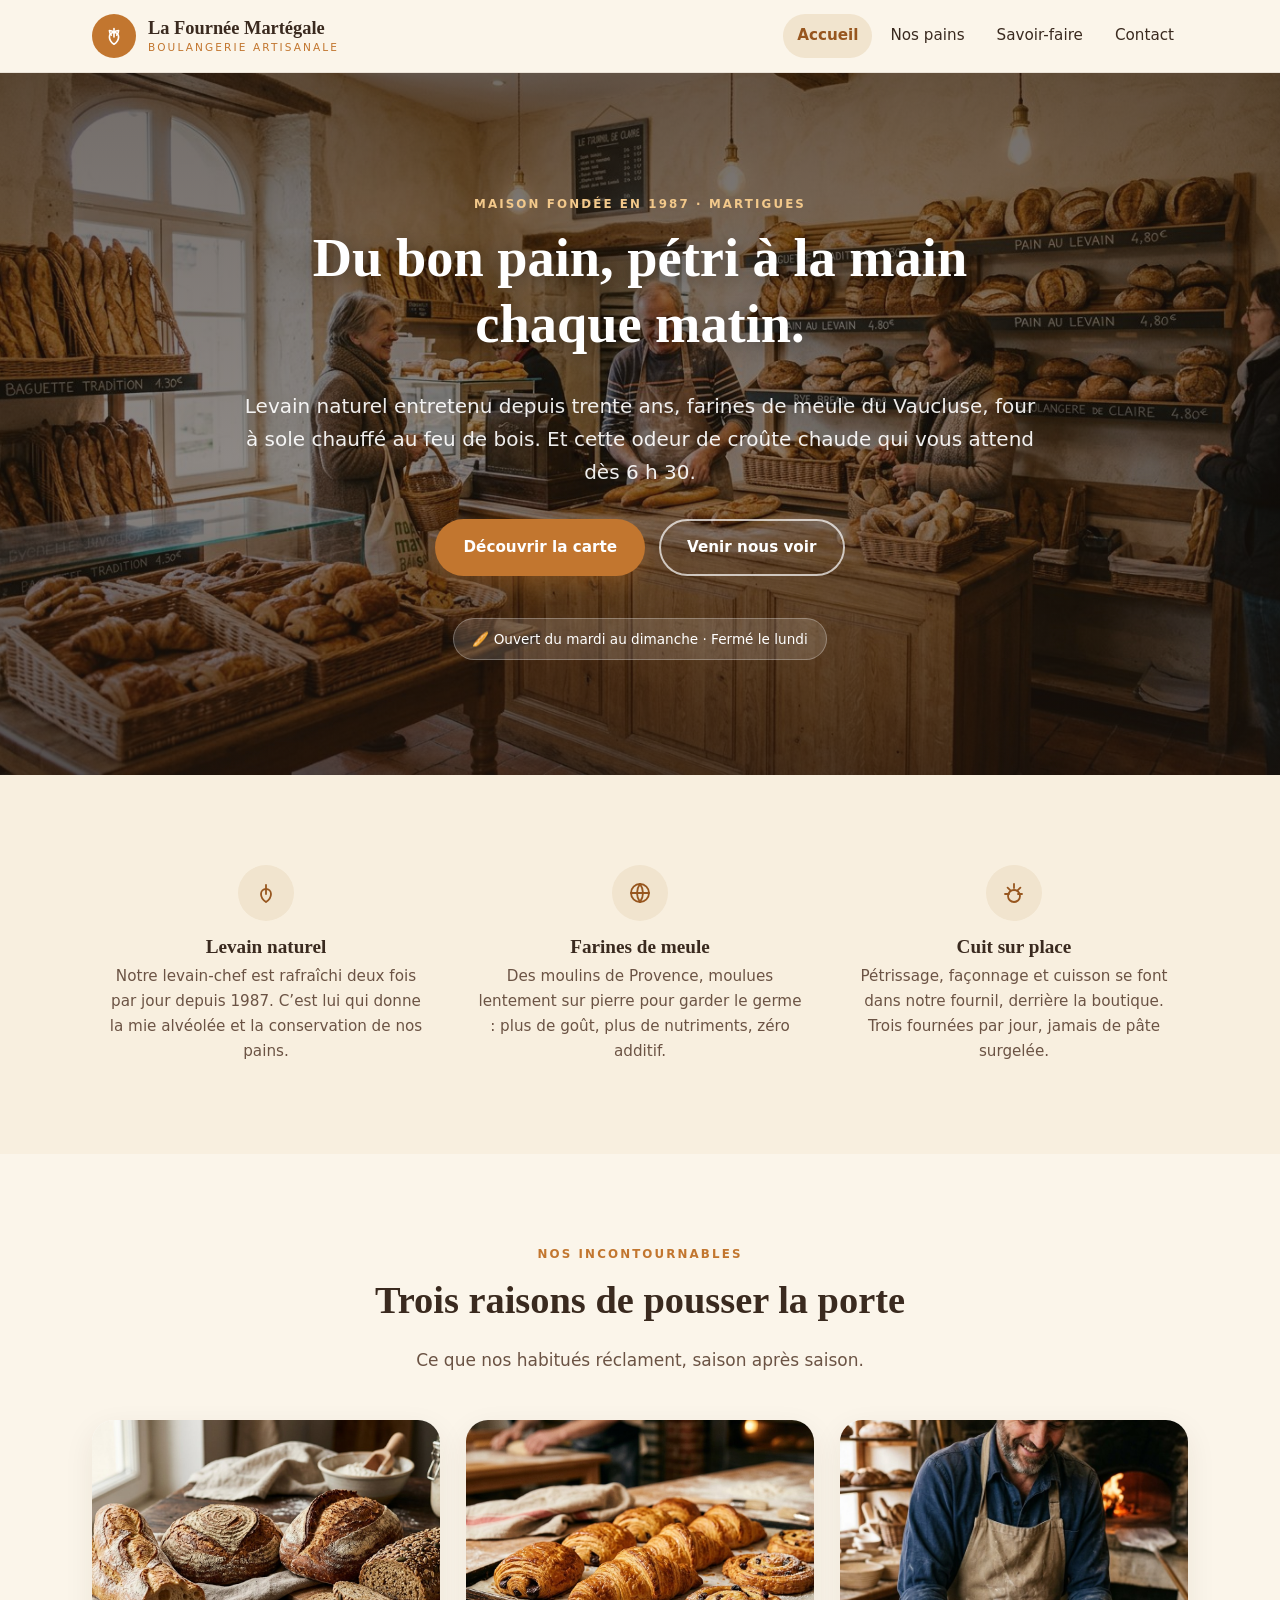
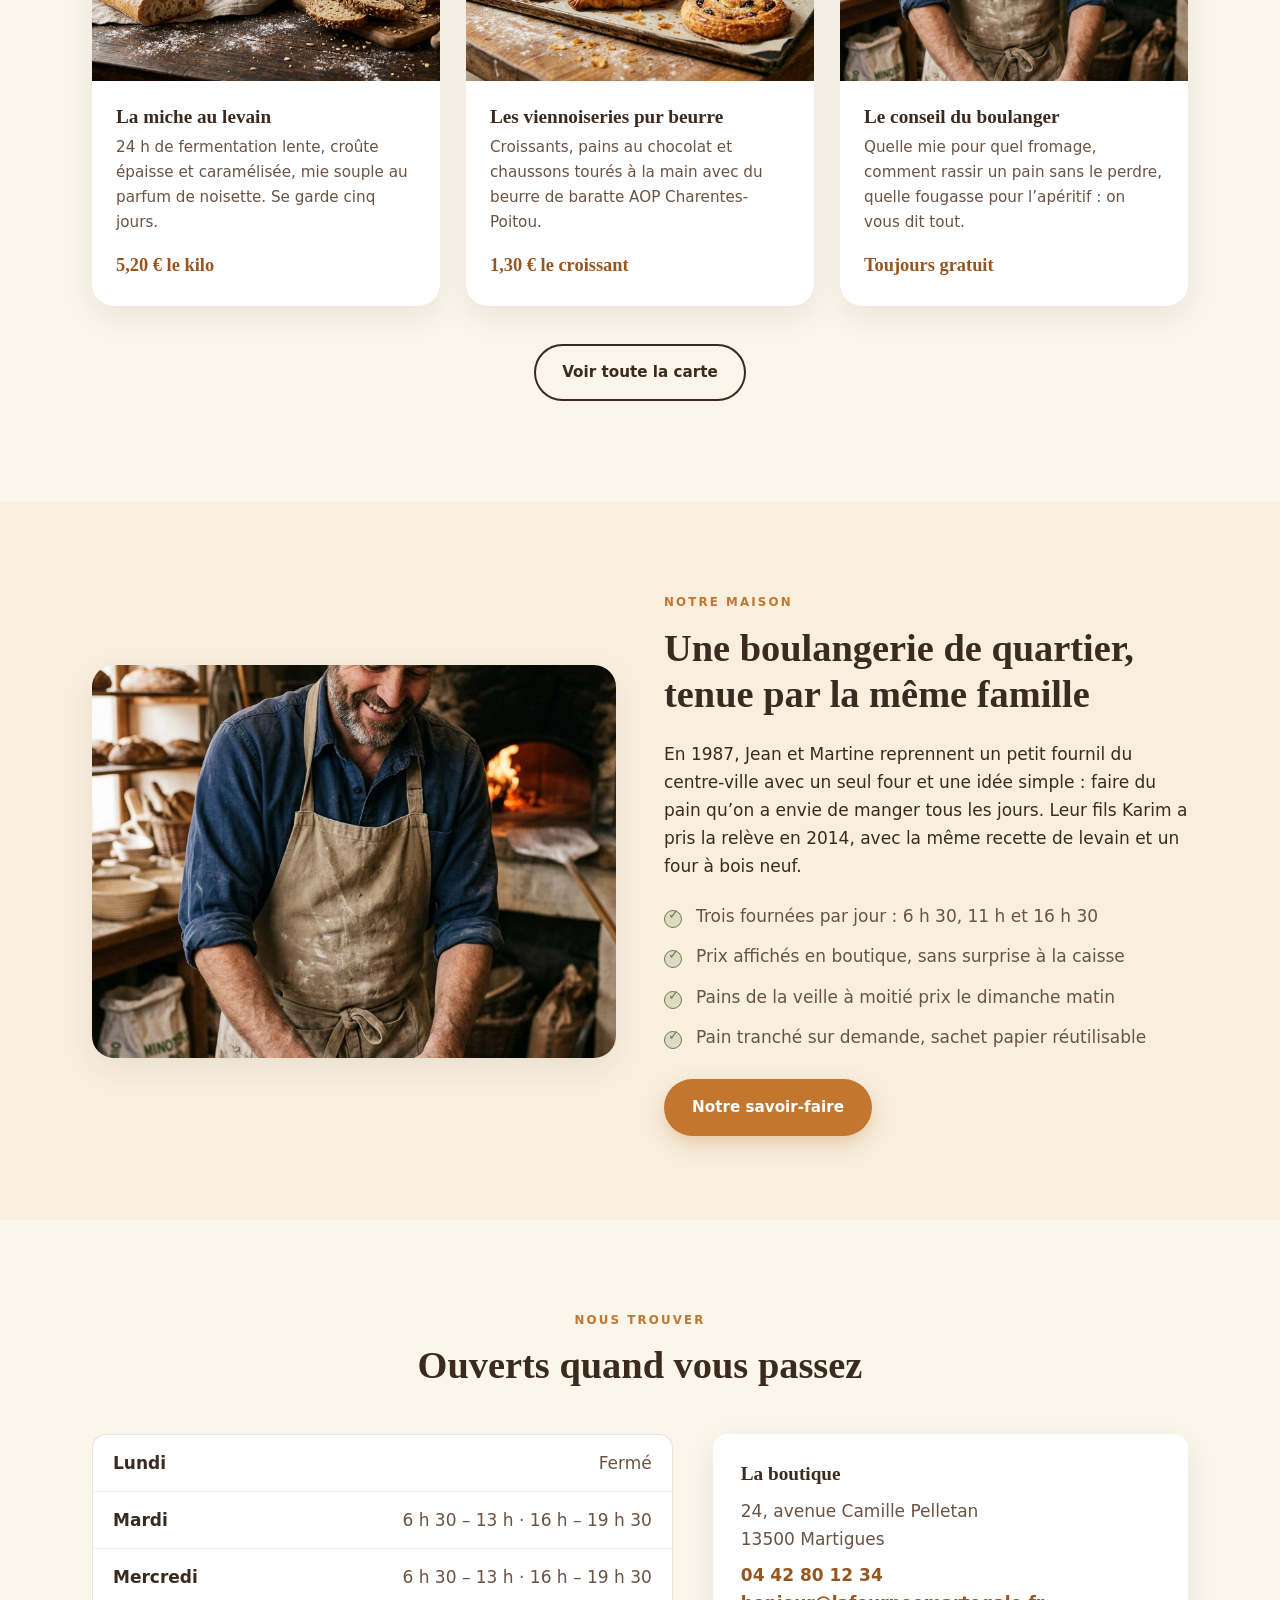
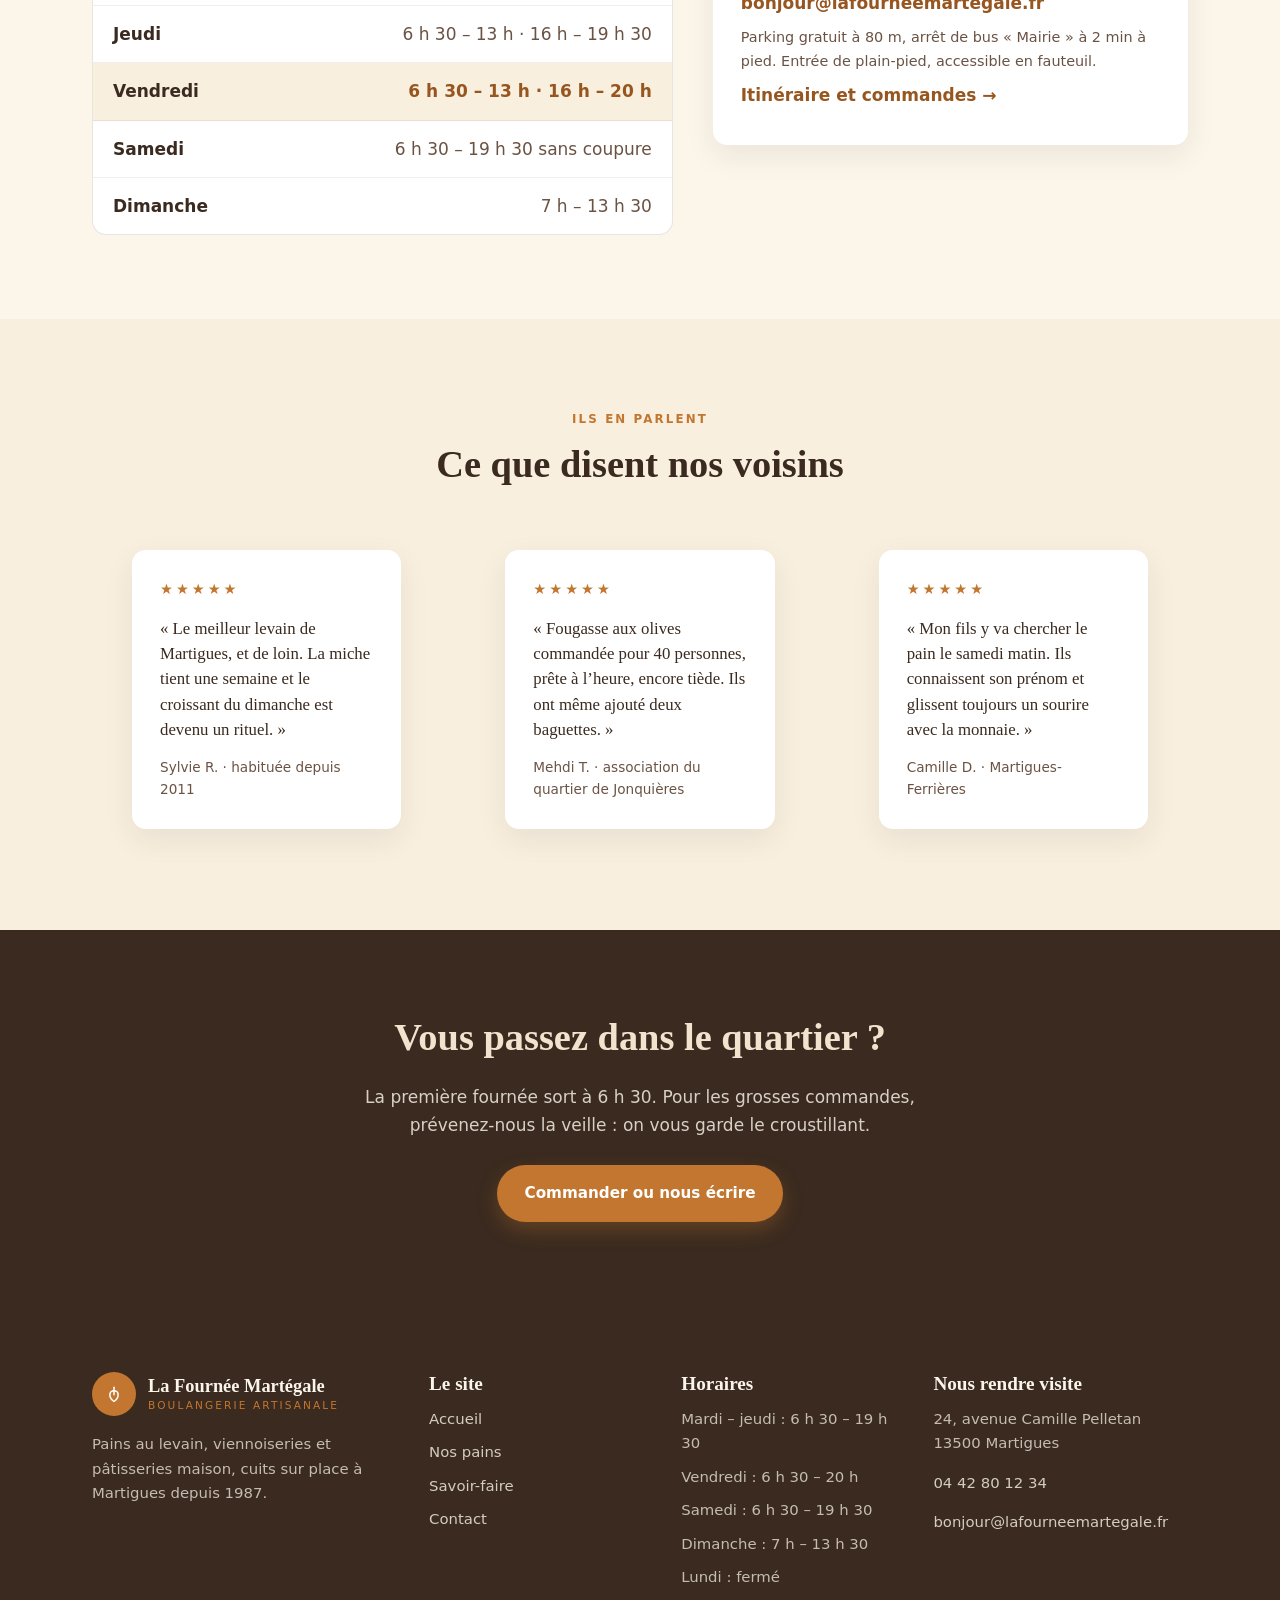
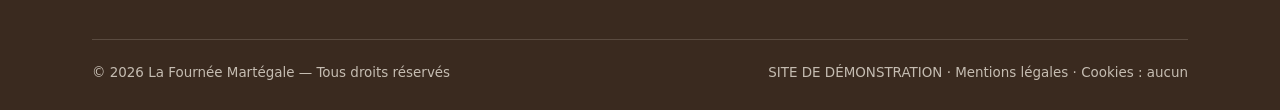
<file: index.html>
<!DOCTYPE html>
<html lang="fr">
<head>
<meta charset="utf-8">
<meta name="viewport" content="width=device-width, initial-scale=1">
<title>La Fournée Martégale — Boulangerie artisanale à Martigues</title>
<meta name="description" content="Boulangerie artisanale à Martigues : pains au levain naturel cuits au feu de bois, viennoiseries pur beurre et pâtisseries maison, pétris chaque matin depuis 1987.">
<link rel="icon" href="data:image/svg+xml,%3Csvg xmlns='http://www.w3.org/2000/svg' viewBox='0 0 24 24'%3E%3Ctext y='19' font-size='20'%3E%F0%9F%A5%96%3C/text%3E%3C/svg%3E">
<link rel="stylesheet" href="assets/css/style.css">
</head>
<body>
<a class="skip-link" href="#contenu">Aller au contenu</a>

<header class="site-header">
  <div class="site-header__inner">
    <a class="logo" href="index.html">
      <span class="logo__mark" aria-hidden="true">
        <svg width="22" height="22" viewBox="0 0 24 24" fill="none" stroke="currentColor" stroke-width="1.8" stroke-linecap="round" stroke-linejoin="round">
          <path d="M12 21c-3-2-5-5-5-8a5 5 0 0 1 10 0c0 3-2 6-5 8z"/>
          <path d="M12 13V4"/>
          <path d="M12 8c1.6-1.6 3.4-2 5-2 0 1.8-.6 3.6-2 5"/>
          <path d="M12 8c-1.6-1.6-3.4-2-5-2 0 1.8.6 3.6 2 5"/>
        </svg>
      </span>
      <span class="logo__text">
        <span class="logo__name">La Fournée Martégale</span>
        <span class="logo__sub">Boulangerie artisanale</span>
      </span>
    </a>

    <button class="nav-toggle" aria-label="Ouvrir le menu" aria-expanded="false">
      <span></span><span></span><span></span>
    </button>

    <nav class="nav" aria-label="Navigation principale">
      <a href="index.html">Accueil</a>
      <a href="nos-pains.html">Nos pains</a>
      <a href="savoir-faire.html">Savoir-faire</a>
      <a href="contact.html">Contact</a>
    </nav>
  </div>
</header>

<main id="contenu">

  <!-- ============ HERO ============ -->
  <section class="hero">
    <div class="hero__bg" role="img" aria-label="Intérieur de la boulangerie au petit matin" style="background-image:url('assets/img/hero.jpg')"></div>
    <div class="hero__content">
      <span class="eyebrow">Maison fondée en 1987 · Martigues</span>
      <h1>Du bon pain, pétri à la main chaque matin.</h1>
      <p class="lead">Levain naturel entretenu depuis trente ans, farines de meule du Vaucluse, four à sole chauffé au feu de bois. Et cette odeur de croûte chaude qui vous attend dès 6 h 30.</p>
      <div class="hero__actions">
        <a class="btn btn--primary" href="nos-pains.html">Découvrir la carte</a>
        <a class="btn btn--ghost" href="contact.html">Venir nous voir</a>
      </div>
      <span class="hero__badge">🥖 Ouvert du mardi au dimanche · Fermé le lundi</span>
    </div>
  </section>

  <!-- ============ ARGUMENTS ============ -->
  <section class="section section--tint">
    <div class="container">
      <div class="features">
        <div class="feature reveal">
          <div class="feature__icon" aria-hidden="true">
            <svg width="24" height="24" viewBox="0 0 24 24" fill="none" stroke="currentColor" stroke-width="1.8" stroke-linecap="round" stroke-linejoin="round"><path d="M12 21c-3-2-5-5-5-8a5 5 0 0 1 10 0c0 3-2 6-5 8z"/><path d="M12 13V4"/></svg>
          </div>
          <h3>Levain naturel</h3>
          <p>Notre levain-chef est rafraîchi deux fois par jour depuis 1987. C’est lui qui donne la mie alvéolée et la conservation de nos pains.</p>
        </div>
        <div class="feature reveal">
          <div class="feature__icon" aria-hidden="true">
            <svg width="24" height="24" viewBox="0 0 24 24" fill="none" stroke="currentColor" stroke-width="1.8" stroke-linecap="round" stroke-linejoin="round"><circle cx="12" cy="12" r="9"/><path d="M3 12h18M12 3a15 15 0 0 1 0 18M12 3a15 15 0 0 0 0 18"/></svg>
          </div>
          <h3>Farines de meule</h3>
          <p>Des moulins de Provence, moulues lentement sur pierre pour garder le germe : plus de goût, plus de nutriments, zéro additif.</p>
        </div>
        <div class="feature reveal">
          <div class="feature__icon" aria-hidden="true">
            <svg width="24" height="24" viewBox="0 0 24 24" fill="none" stroke="currentColor" stroke-width="1.8" stroke-linecap="round" stroke-linejoin="round"><path d="M12 3v4M5.6 6.6l2.8 2.8M3 13h4M16 13h4M18.4 6.6l-2.8 2.8"/><circle cx="12" cy="15" r="6"/></svg>
          </div>
          <h3>Cuit sur place</h3>
          <p>Pétrissage, façonnage et cuisson se font dans notre fournil, derrière la boutique. Trois fournées par jour, jamais de pâte surgelée.</p>
        </div>
      </div>
    </div>
  </section>

  <!-- ============ INCONTOURNABLES ============ -->
  <section class="section">
    <div class="container">
      <div class="section__head reveal">
        <span class="eyebrow">Nos incontournables</span>
        <h2>Trois raisons de pousser la porte</h2>
        <p>Ce que nos habitués réclament, saison après saison.</p>
      </div>

      <div class="cards">
        <article class="card reveal">
          <div class="card__media"><img src="assets/img/pains.jpg" alt="Assortiment de pains artisanaux sur un plan de travail en bois" loading="lazy"></div>
          <div class="card__body">
            <h3>La miche au levain</h3>
            <p>24 h de fermentation lente, croûte épaisse et caramélisée, mie souple au parfum de noisette. Se garde cinq jours.</p>
            <span class="card__price">5,20 € le kilo</span>
          </div>
        </article>

        <article class="card reveal">
          <div class="card__media"><img src="assets/img/viennoiseries.jpg" alt="Croissants et pains au chocolat dorés sortant du four" loading="lazy"></div>
          <div class="card__body">
            <h3>Les viennoiseries pur beurre</h3>
            <p>Croissants, pains au chocolat et chaussons tourés à la main avec du beurre de baratte AOP Charentes-Poitou.</p>
            <span class="card__price">1,30 € le croissant</span>
          </div>
        </article>

        <article class="card reveal">
          <div class="card__media"><img src="assets/img/boulanger.jpg" alt="Le boulanger façonnant une pâte dans son fournil" loading="lazy"></div>
          <div class="card__body">
            <h3>Le conseil du boulanger</h3>
            <p>Quelle mie pour quel fromage, comment rassir un pain sans le perdre, quelle fougasse pour l’apéritif : on vous dit tout.</p>
            <span class="card__price">Toujours gratuit</span>
          </div>
        </article>
      </div>

      <p style="text-align:center;margin-top:38px">
        <a class="btn btn--outline" href="nos-pains.html">Voir toute la carte</a>
      </p>
    </div>
  </section>

  <!-- ============ MAISON ============ -->
  <section class="section section--tint">
    <div class="container">
      <div class="split">
        <div class="split__media reveal">
          <img src="assets/img/boulanger.jpg" alt="Le boulanger travaillant la pâte dans le fournil" loading="lazy">
        </div>
        <div class="reveal">
          <span class="eyebrow">Notre maison</span>
          <h2>Une boulangerie de quartier, tenue par la même famille</h2>
          <p>En 1987, Jean et Martine reprennent un petit fournil du centre-ville avec un seul four et une idée simple : faire du pain qu’on a envie de manger tous les jours. Leur fils Karim a pris la relève en 2014, avec la même recette de levain et un four à bois neuf.</p>
          <ul class="checklist">
            <li>Trois fournées par jour : 6 h 30, 11 h et 16 h 30</li>
            <li>Prix affichés en boutique, sans surprise à la caisse</li>
            <li>Pains de la veille à moitié prix le dimanche matin</li>
            <li>Pain tranché sur demande, sachet papier réutilisable</li>
          </ul>
          <a class="btn btn--primary" href="savoir-faire.html">Notre savoir-faire</a>
        </div>
      </div>
    </div>
  </section>

  <!-- ============ HORAIRES ============ -->
  <section class="section">
    <div class="container">
      <div class="section__head reveal">
        <span class="eyebrow">Nous trouver</span>
        <h2>Ouverts quand vous passez</h2>
      </div>

      <div class="hours-grid">
        <div class="hours reveal">
          <div class="hours__row" data-day="lundi"><span>Lundi</span><span class="is-closed">Fermé</span></div>
          <div class="hours__row" data-day="mardi"><span>Mardi</span><span>6 h 30 – 13 h · 16 h – 19 h 30</span></div>
          <div class="hours__row" data-day="mercredi"><span>Mercredi</span><span>6 h 30 – 13 h · 16 h – 19 h 30</span></div>
          <div class="hours__row" data-day="jeudi"><span>Jeudi</span><span>6 h 30 – 13 h · 16 h – 19 h 30</span></div>
          <div class="hours__row" data-day="vendredi"><span>Vendredi</span><span>6 h 30 – 13 h · 16 h – 20 h</span></div>
          <div class="hours__row" data-day="samedi"><span>Samedi</span><span>6 h 30 – 19 h 30 sans coupure</span></div>
          <div class="hours__row" data-day="dimanche"><span>Dimanche</span><span>7 h – 13 h 30</span></div>
        </div>

        <div class="info-card reveal">
          <h3>La boutique</h3>
          <p>24, avenue Camille Pelletan<br>13500 Martigues</p>
          <p><a href="tel:+33442801234">04 42 80 12 34</a><br>
             <a href="mailto:bonjour@lafourneemartegale.fr">bonjour@lafourneemartegale.fr</a></p>
          <p style="font-size:.9rem">Parking gratuit à 80 m, arrêt de bus « Mairie » à 2 min à pied. Entrée de plain-pied, accessible en fauteuil.</p>
          <p><a href="contact.html">Itinéraire et commandes →</a></p>
        </div>
      </div>
    </div>
  </section>

  <!-- ============ AVIS ============ -->
  <section class="section section--tint">
    <div class="container">
      <div class="section__head reveal">
        <span class="eyebrow">Ils en parlent</span>
        <h2>Ce que disent nos voisins</h2>
      </div>
      <div class="quotes">
        <figure class="quote reveal">
          <span class="quote__stars" aria-label="5 étoiles sur 5">★★★★★</span>
          <blockquote>« Le meilleur levain de Martigues, et de loin. La miche tient une semaine et le croissant du dimanche est devenu un rituel. »</blockquote>
          <figcaption>Sylvie R. · habituée depuis 2011</figcaption>
        </figure>
        <figure class="quote reveal">
          <span class="quote__stars" aria-label="5 étoiles sur 5">★★★★★</span>
          <blockquote>« Fougasse aux olives commandée pour 40 personnes, prête à l’heure, encore tiède. Ils ont même ajouté deux baguettes. »</blockquote>
          <figcaption>Mehdi T. · association du quartier de Jonquières</figcaption>
        </figure>
        <figure class="quote reveal">
          <span class="quote__stars" aria-label="5 étoiles sur 5">★★★★★</span>
          <blockquote>« Mon fils y va chercher le pain le samedi matin. Ils connaissent son prénom et glissent toujours un sourire avec la monnaie. »</blockquote>
          <figcaption>Camille D. · Martigues-Ferrières</figcaption>
        </figure>
      </div>
    </div>
  </section>

  <!-- ============ CTA ============ -->
  <section class="section section--dark">
    <div class="container cta-band">
      <h2>Vous passez dans le quartier ?</h2>
      <p>La première fournée sort à 6 h 30. Pour les grosses commandes, prévenez-nous la veille : on vous garde le croustillant.</p>
      <a class="btn btn--primary" href="contact.html">Commander ou nous écrire</a>
    </div>
  </section>

</main>

<footer class="site-footer">
  <div class="container">
    <div class="footer-grid">
      <div class="footer-col">
        <a class="logo" href="index.html">
          <span class="logo__mark" aria-hidden="true">
            <svg width="20" height="20" viewBox="0 0 24 24" fill="none" stroke="currentColor" stroke-width="1.8" stroke-linecap="round" stroke-linejoin="round"><path d="M12 21c-3-2-5-5-5-8a5 5 0 0 1 10 0c0 3-2 6-5 8z"/><path d="M12 13V4"/></svg>
          </span>
          <span class="logo__text">
            <span class="logo__name">La Fournée Martégale</span>
            <span class="logo__sub">Boulangerie artisanale</span>
          </span>
        </a>
        <p style="margin-top:16px">Pains au levain, viennoiseries et pâtisseries maison, cuits sur place à Martigues depuis 1987.</p>
      </div>
      <div class="footer-col">
        <h3>Le site</h3>
        <ul>
          <li><a href="index.html">Accueil</a></li>
          <li><a href="nos-pains.html">Nos pains</a></li>
          <li><a href="savoir-faire.html">Savoir-faire</a></li>
          <li><a href="contact.html">Contact</a></li>
        </ul>
      </div>
      <div class="footer-col">
        <h3>Horaires</h3>
        <ul>
          <li>Mardi – jeudi : 6 h 30 – 19 h 30</li>
          <li>Vendredi : 6 h 30 – 20 h</li>
          <li>Samedi : 6 h 30 – 19 h 30</li>
          <li>Dimanche : 7 h – 13 h 30</li>
          <li>Lundi : fermé</li>
        </ul>
      </div>
      <div class="footer-col">
        <h3>Nous rendre visite</h3>
        <p>24, avenue Camille Pelletan<br>13500 Martigues</p>
        <p><a href="tel:+33442801234">04 42 80 12 34</a></p>
        <p><a href="mailto:bonjour@lafourneemartegale.fr">bonjour@lafourneemartegale.fr</a></p>
      </div>
    </div>
    <div class="footer-bottom">
      <span>© <span class="js-year">2026</span> La Fournée Martégale — Tous droits réservés</span>
      <span>SITE DE DÉMONSTRATION · Mentions légales · Cookies : aucun</span>
    </div>
  </div>
</footer>

<script src="assets/js/main.js"></script>
</body>
</html>
</file>
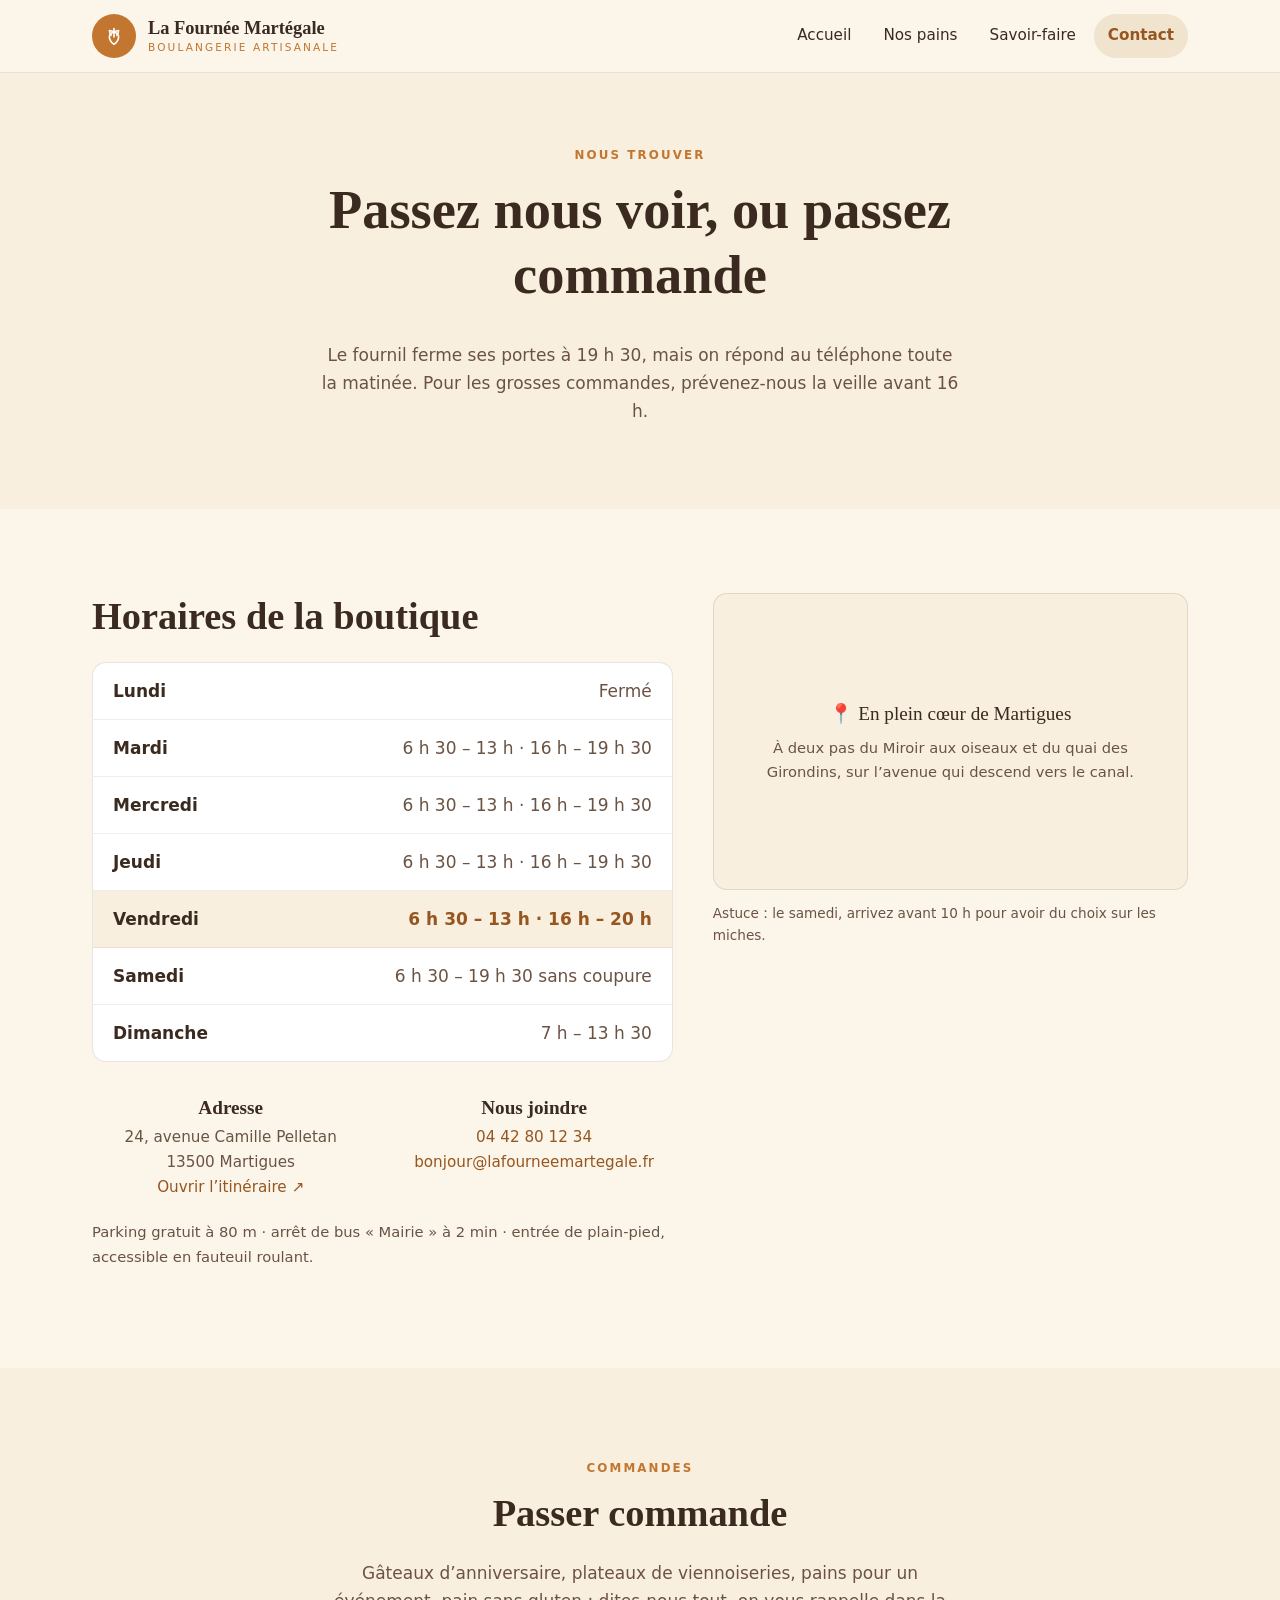
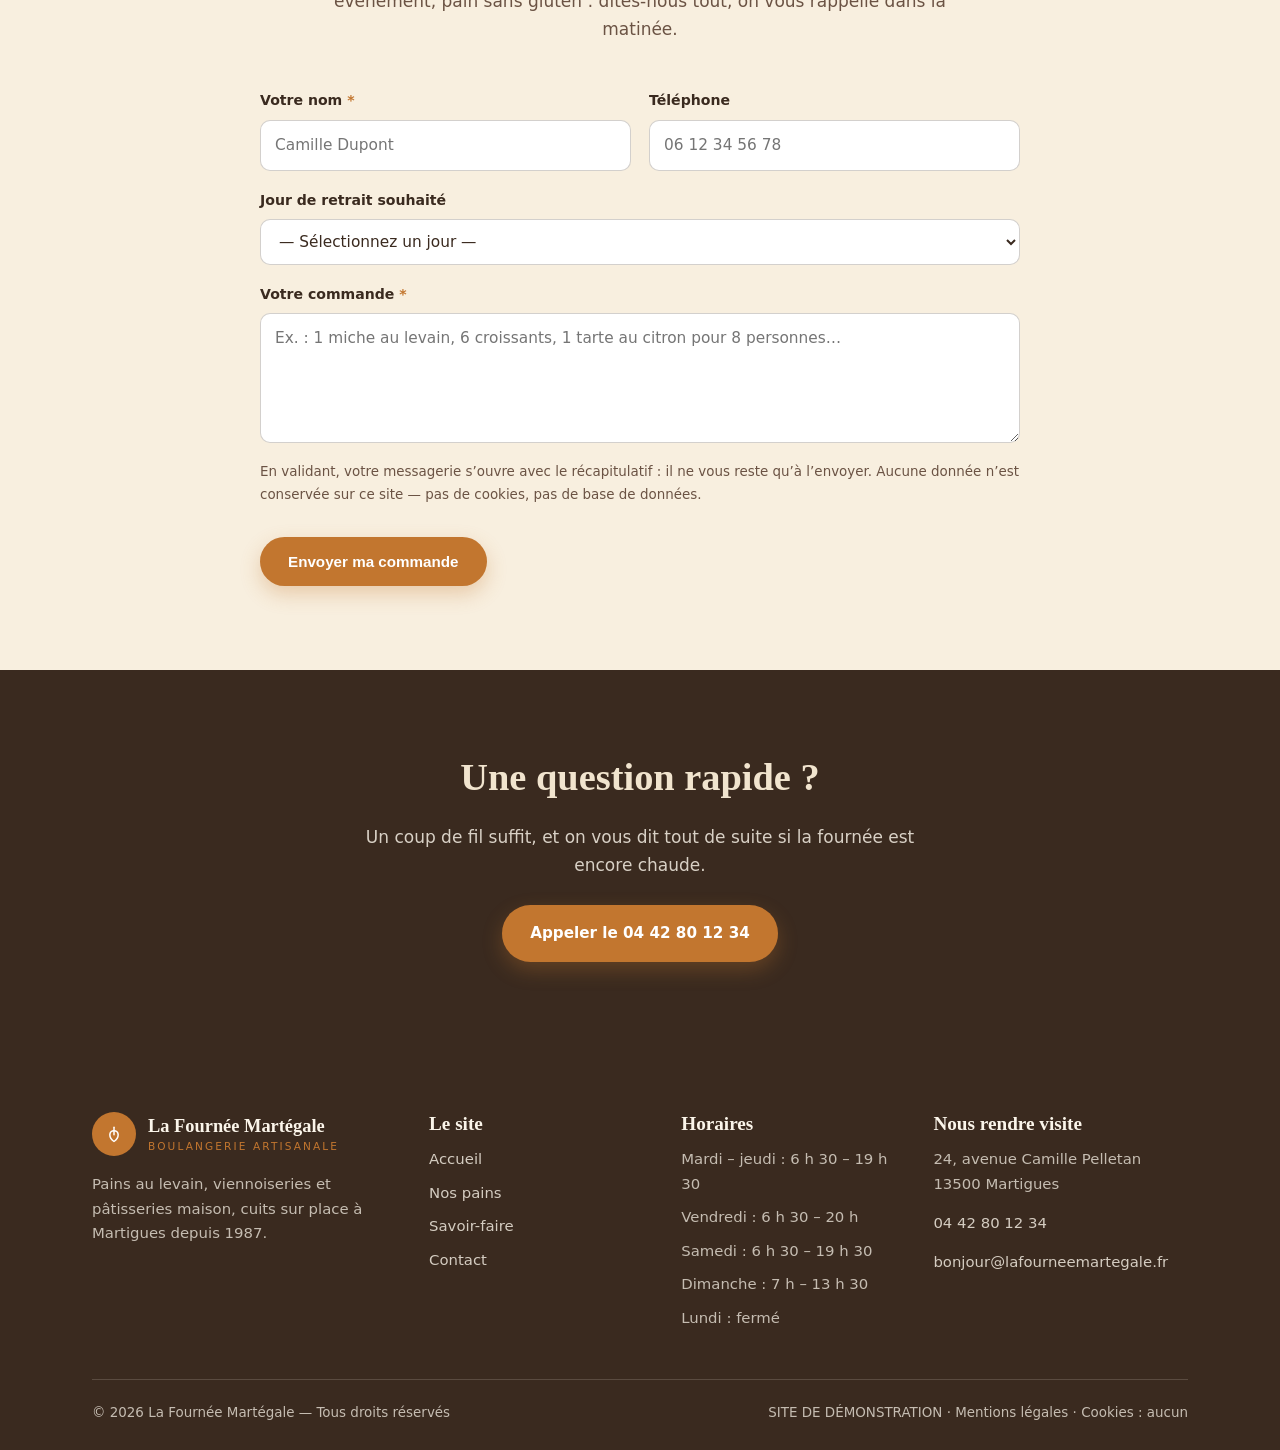
<file: contact.html>
<!DOCTYPE html>
<html lang="fr">
<head>
<meta charset="utf-8">
<meta name="viewport" content="width=device-width, initial-scale=1">
<title>Nous trouver & commander — La Fournée Martégale, Martigues</title>
<meta name="description" content="Adresse, horaires, itinéraire et formulaire de commande de la Fournée Martégale, boulangerie artisanale à Martigues.">
<link rel="icon" href="data:image/svg+xml,%3Csvg xmlns='http://www.w3.org/2000/svg' viewBox='0 0 24 24'%3E%3Ctext y='19' font-size='20'%3E%F0%9F%A5%96%3C/text%3E%3C/svg%3E">
<link rel="stylesheet" href="assets/css/style.css">
</head>
<body>
<a class="skip-link" href="#contenu">Aller au contenu</a>

<header class="site-header">
  <div class="site-header__inner">
    <a class="logo" href="index.html">
      <span class="logo__mark" aria-hidden="true">
        <svg width="22" height="22" viewBox="0 0 24 24" fill="none" stroke="currentColor" stroke-width="1.8" stroke-linecap="round" stroke-linejoin="round">
          <path d="M12 21c-3-2-5-5-5-8a5 5 0 0 1 10 0c0 3-2 6-5 8z"/><path d="M12 13V4"/>
          <path d="M12 8c1.6-1.6 3.4-2 5-2 0 1.8-.6 3.6-2 5"/><path d="M12 8c-1.6-1.6-3.4-2-5-2 0 1.8.6 3.6 2 5"/>
        </svg>
      </span>
      <span class="logo__text">
        <span class="logo__name">La Fournée Martégale</span>
        <span class="logo__sub">Boulangerie artisanale</span>
      </span>
    </a>

    <button class="nav-toggle" aria-label="Ouvrir le menu" aria-expanded="false">
      <span></span><span></span><span></span>
    </button>

    <nav class="nav" aria-label="Navigation principale">
      <a href="index.html">Accueil</a>
      <a href="nos-pains.html">Nos pains</a>
      <a href="savoir-faire.html">Savoir-faire</a>
      <a href="contact.html">Contact</a>
    </nav>
  </div>
</header>

<main id="contenu">

  <!-- ============ EN-TETE ============ -->
  <section class="section section--tint" style="padding-top:66px">
    <div class="container">
      <div class="section__head" style="margin-bottom:0">
        <span class="eyebrow">Nous trouver</span>
        <h1>Passez nous voir, ou passez commande</h1>
        <p>Le fournil ferme ses portes à 19 h 30, mais on répond au téléphone toute la matinée. Pour les grosses commandes, prévenez-nous la veille avant 16 h.</p>
      </div>
    </div>
  </section>

  <!-- ============ COORDONNEES ============ -->
  <section class="section">
    <div class="container">
      <div class="hours-grid">
        <div class="reveal">
          <h2>Horaires de la boutique</h2>
          <div class="hours" style="margin-bottom:34px">
            <div class="hours__row" data-day="lundi"><span>Lundi</span><span class="is-closed">Fermé</span></div>
            <div class="hours__row" data-day="mardi"><span>Mardi</span><span>6 h 30 – 13 h · 16 h – 19 h 30</span></div>
            <div class="hours__row" data-day="mercredi"><span>Mercredi</span><span>6 h 30 – 13 h · 16 h – 19 h 30</span></div>
            <div class="hours__row" data-day="jeudi"><span>Jeudi</span><span>6 h 30 – 13 h · 16 h – 19 h 30</span></div>
            <div class="hours__row" data-day="vendredi"><span>Vendredi</span><span>6 h 30 – 13 h · 16 h – 20 h</span></div>
            <div class="hours__row" data-day="samedi"><span>Samedi</span><span>6 h 30 – 19 h 30 sans coupure</span></div>
            <div class="hours__row" data-day="dimanche"><span>Dimanche</span><span>7 h – 13 h 30</span></div>
          </div>

          <div class="features" style="text-align:left">
            <div class="feature" style="padding:0">
              <h3>Adresse</h3>
              <p>24, avenue Camille Pelletan<br>13500 Martigues</p>
              <p><a href="https://www.openstreetmap.org/search?query=Martigues%20France" target="_blank" rel="noopener">Ouvrir l’itinéraire ↗</a></p>
            </div>
            <div class="feature" style="padding:0">
              <h3>Nous joindre</h3>
              <p><a href="tel:+33442801234">04 42 80 12 34</a><br>
                 <a href="mailto:bonjour@lafourneemartegale.fr">bonjour@lafourneemartegale.fr</a></p>
            </div>
          </div>

          <p style="margin-top:20px;font-size:.92rem;color:var(--cocoa-soft)">
            Parking gratuit à 80 m · arrêt de bus « Mairie » à 2 min · entrée de plain-pied, accessible en fauteuil roulant.
          </p>
        </div>

        <div class="reveal">
          <div class="map">
            <div>
              <p style="font-family:var(--font-title);font-size:1.2rem;margin-bottom:6px">📍 En plein cœur de Martigues</p>
              <p style="font-size:.92rem;color:var(--cocoa-soft);margin:0">
                À deux pas du Miroir aux oiseaux et du quai des Girondins, sur l’avenue qui descend vers le canal.
              </p>
            </div>
          </div>
          <p style="font-size:.85rem;color:var(--cocoa-soft);margin-top:12px">
            Astuce : le samedi, arrivez avant 10 h pour avoir du choix sur les miches.
          </p>
        </div>
      </div>
    </div>
  </section>

  <!-- ============ FORMULAIRE ============ -->
  <section class="section section--tint">
    <div class="container">
      <div class="section__head reveal">
        <span class="eyebrow">Commandes</span>
        <h2>Passer commande</h2>
        <p>Gâteaux d’anniversaire, plateaux de viennoiseries, pains pour un événement, pain sans gluten : dites-nous tout, on vous rappelle dans la matinée.</p>
      </div>

      <div style="max-width:760px;margin:0 auto">
        <form class="form js-order-form" novalidate>
          <div class="form__success" role="status" aria-live="polite"></div>

          <div class="form__row">
            <div class="field">
              <label for="nom">Votre nom <span aria-hidden="true" style="color:var(--crust)">*</span></label>
              <input type="text" id="nom" name="nom" required autocomplete="name" placeholder="Camille Dupont">
            </div>
            <div class="field">
              <label for="tel">Téléphone</label>
              <input type="tel" id="tel" name="tel" autocomplete="tel" placeholder="06 12 34 56 78">
            </div>
          </div>

          <div class="field">
            <label for="retrait">Jour de retrait souhaité</label>
            <select id="retrait" name="retrait">
              <option value="">— Sélectionnez un jour —</option>
              <option>Mardi matin</option>
              <option>Mercredi matin</option>
              <option>Jeudi matin</option>
              <option>Vendredi matin</option>
              <option>Samedi matin</option>
              <option>Dimanche matin</option>
            </select>
          </div>

          <div class="field">
            <label for="commande">Votre commande <span aria-hidden="true" style="color:var(--crust)">*</span></label>
            <textarea id="commande" name="commande" required placeholder="Ex. : 1 miche au levain, 6 croissants, 1 tarte au citron pour 8 personnes…"></textarea>
          </div>

          <p class="form__note">
            En validant, votre messagerie s’ouvre avec le récapitulatif : il ne vous reste qu’à l’envoyer.
            Aucune donnée n’est conservée sur ce site — pas de cookies, pas de base de données.
          </p>

          <div>
            <button type="submit" class="btn btn--primary">Envoyer ma commande</button>
          </div>
        </form>
      </div>
    </div>
  </section>

  <!-- ============ CTA ============ -->
  <section class="section section--dark">
    <div class="container cta-band">
      <h2>Une question rapide ?</h2>
      <p>Un coup de fil suffit, et on vous dit tout de suite si la fournée est encore chaude.</p>
      <a class="btn btn--primary" href="tel:+33442801234">Appeler le 04 42 80 12 34</a>
    </div>
  </section>

</main>

<footer class="site-footer">
  <div class="container">
    <div class="footer-grid">
      <div class="footer-col">
        <a class="logo" href="index.html">
          <span class="logo__mark" aria-hidden="true">
            <svg width="20" height="20" viewBox="0 0 24 24" fill="none" stroke="currentColor" stroke-width="1.8" stroke-linecap="round" stroke-linejoin="round"><path d="M12 21c-3-2-5-5-5-8a5 5 0 0 1 10 0c0 3-2 6-5 8z"/><path d="M12 13V4"/></svg>
          </span>
          <span class="logo__text">
            <span class="logo__name">La Fournée Martégale</span>
            <span class="logo__sub">Boulangerie artisanale</span>
          </span>
        </a>
        <p style="margin-top:16px">Pains au levain, viennoiseries et pâtisseries maison, cuits sur place à Martigues depuis 1987.</p>
      </div>
      <div class="footer-col">
        <h3>Le site</h3>
        <ul>
          <li><a href="index.html">Accueil</a></li>
          <li><a href="nos-pains.html">Nos pains</a></li>
          <li><a href="savoir-faire.html">Savoir-faire</a></li>
          <li><a href="contact.html">Contact</a></li>
        </ul>
      </div>
      <div class="footer-col">
        <h3>Horaires</h3>
        <ul>
          <li>Mardi – jeudi : 6 h 30 – 19 h 30</li>
          <li>Vendredi : 6 h 30 – 20 h</li>
          <li>Samedi : 6 h 30 – 19 h 30</li>
          <li>Dimanche : 7 h – 13 h 30</li>
          <li>Lundi : fermé</li>
        </ul>
      </div>
      <div class="footer-col">
        <h3>Nous rendre visite</h3>
        <p>24, avenue Camille Pelletan<br>13500 Martigues</p>
        <p><a href="tel:+33442801234">04 42 80 12 34</a></p>
        <p><a href="mailto:bonjour@lafourneemartegale.fr">bonjour@lafourneemartegale.fr</a></p>
      </div>
    </div>
    <div class="footer-bottom">
      <span>© <span class="js-year">2026</span> La Fournée Martégale — Tous droits réservés</span>
      <span>SITE DE DÉMONSTRATION · Mentions légales · Cookies : aucun</span>
    </div>
  </div>
</footer>

<script src="assets/js/main.js"></script>
</body>
</html>
</file>
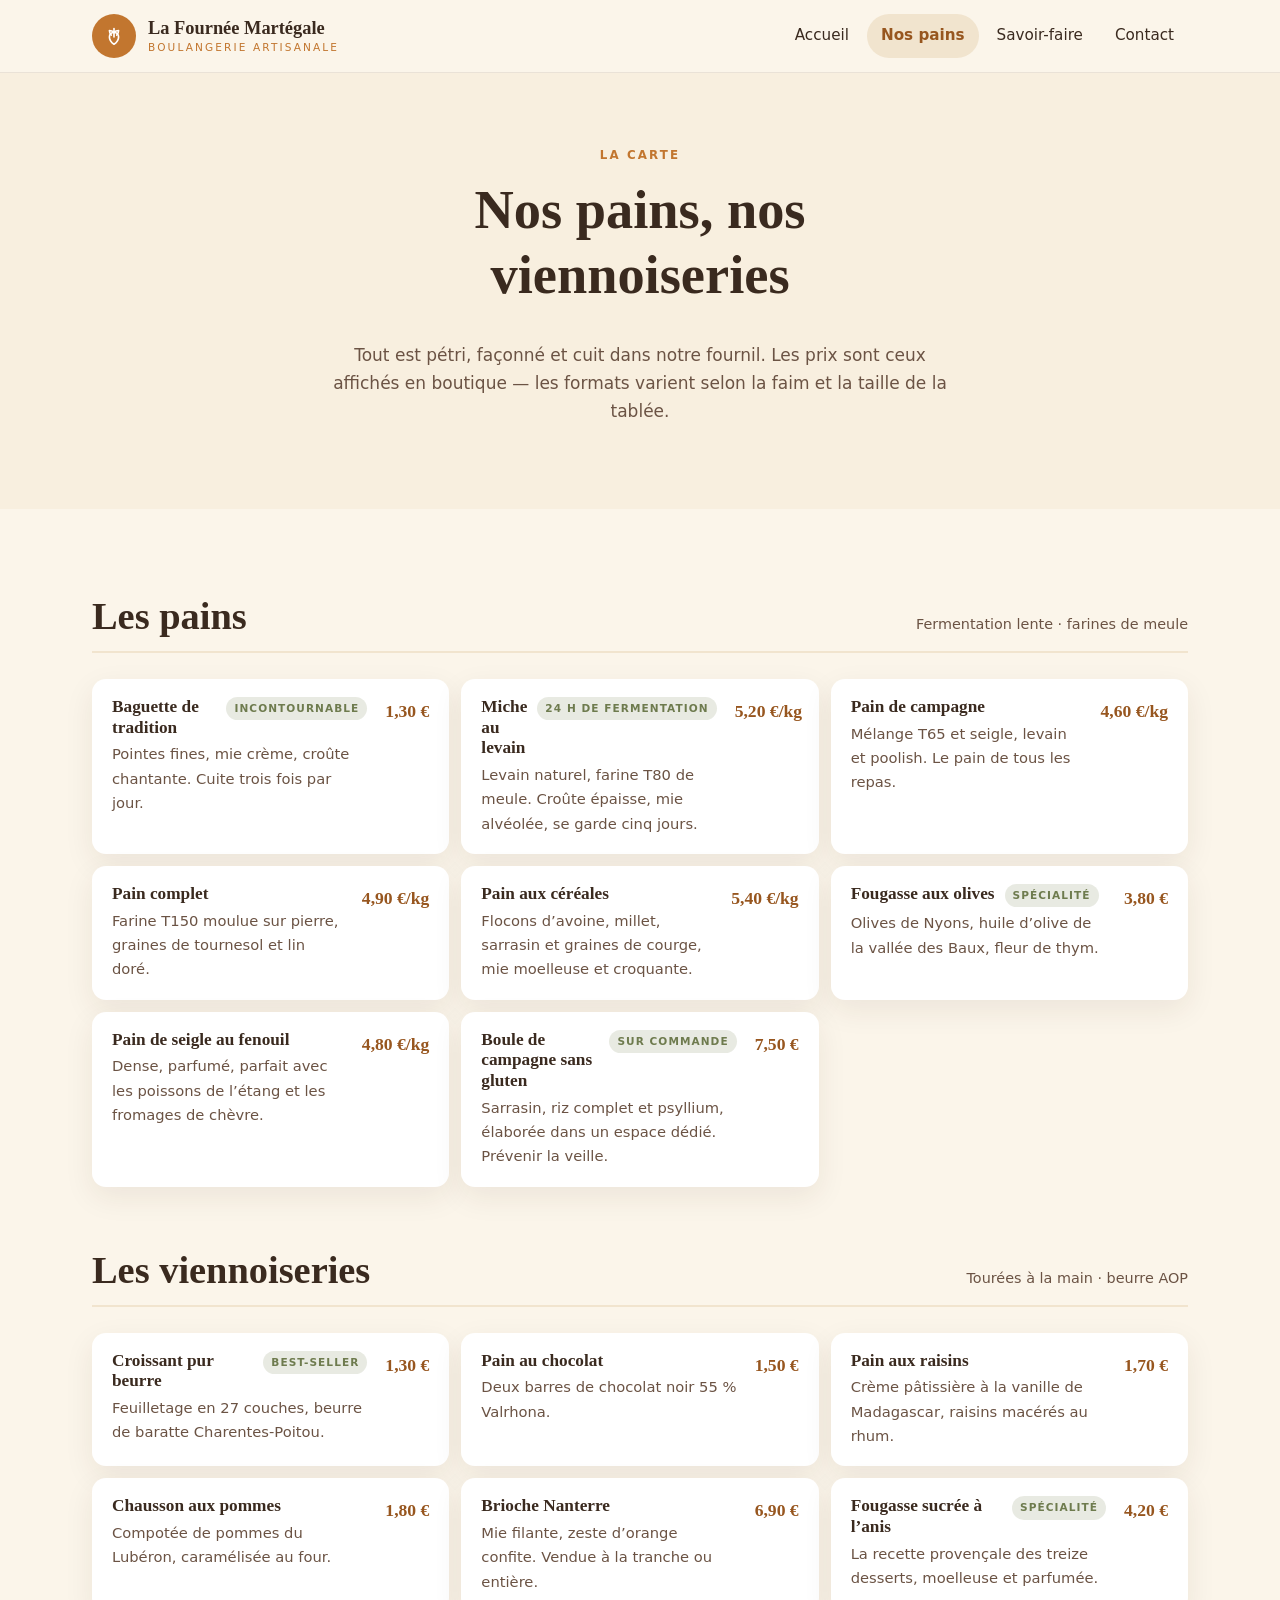
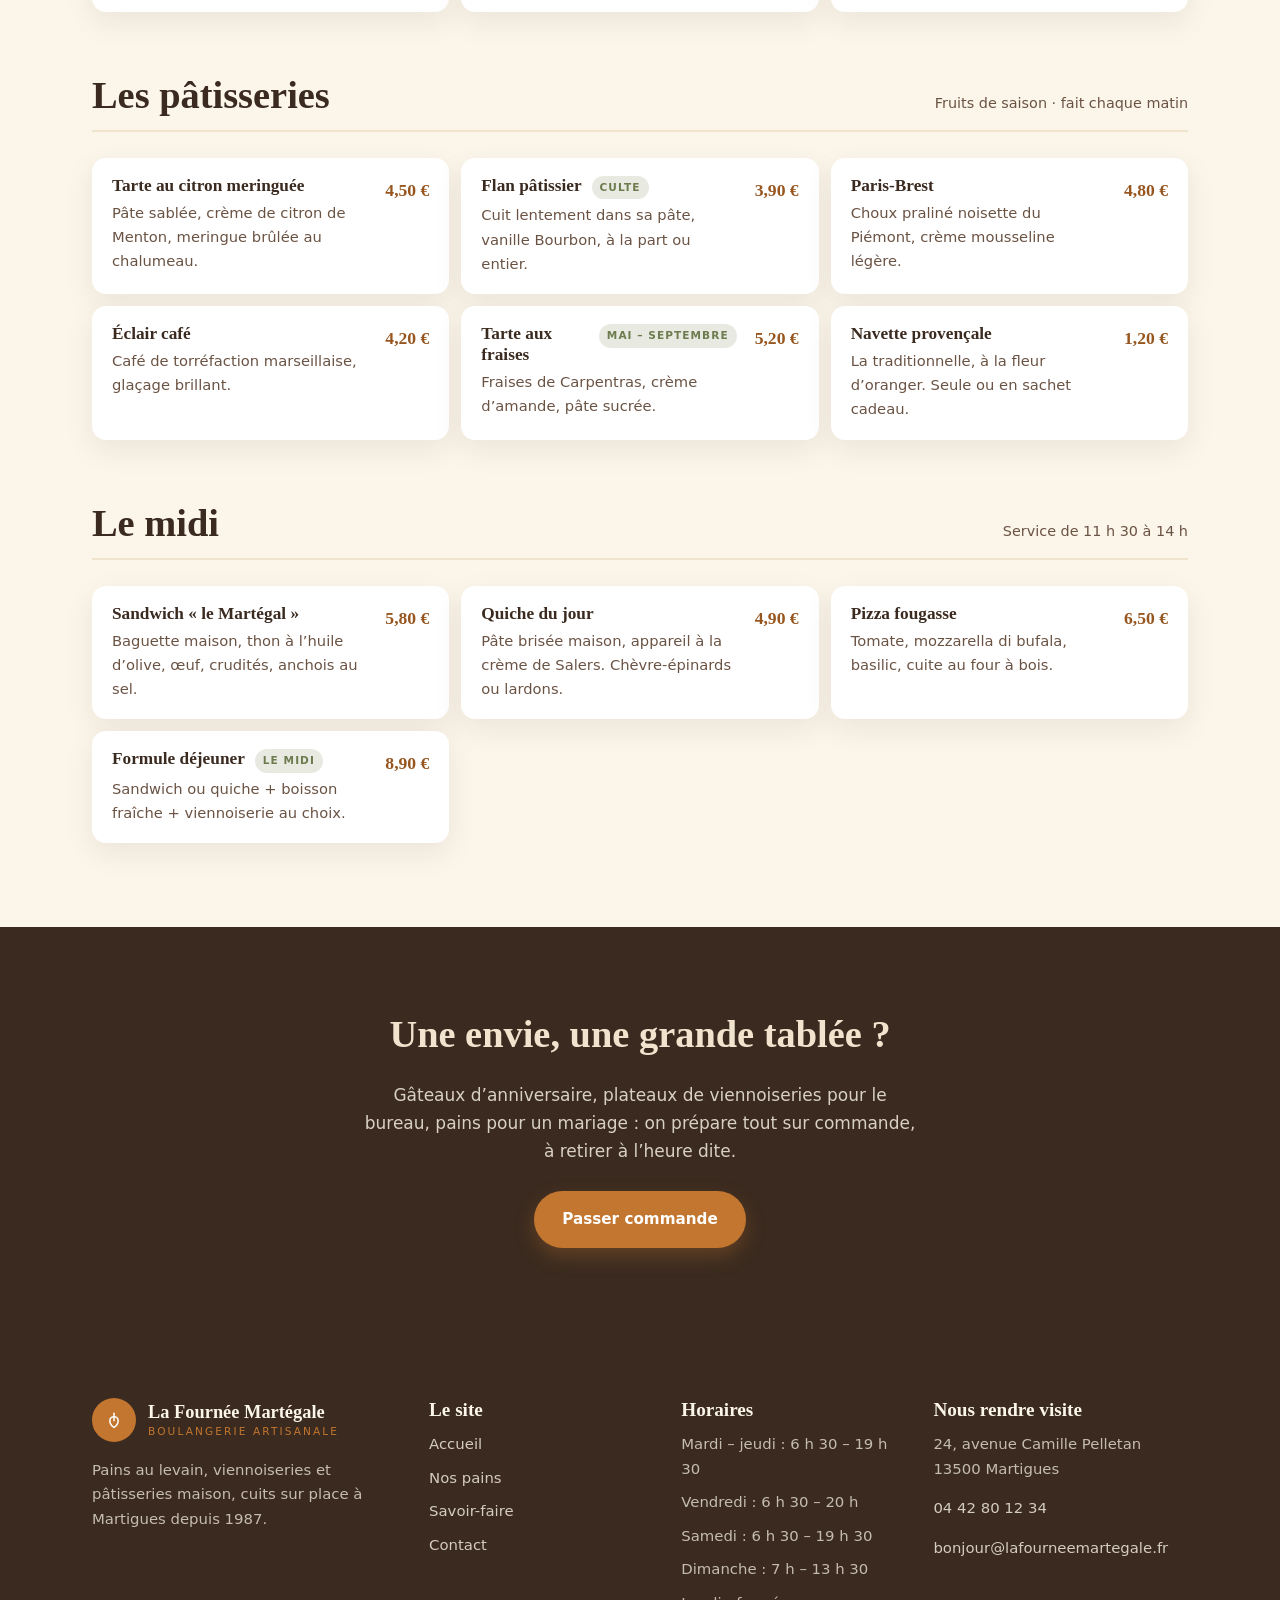
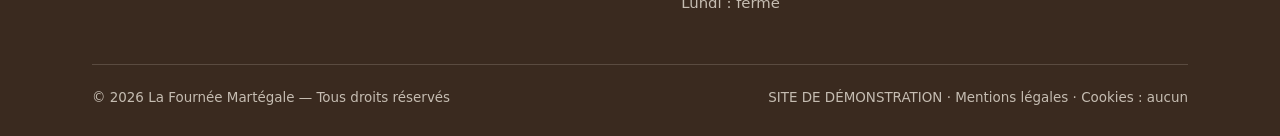
<file: nos-pains.html>
<!DOCTYPE html>
<html lang="fr">
<head>
<meta charset="utf-8">
<meta name="viewport" content="width=device-width, initial-scale=1">
<title>Nos pains & viennoiseries — La Fournée Martégale, Martigues</title>
<meta name="description" content="La carte de la Fournée Martégale : pains au levain, viennoiseries pur beurre, pâtisseries de saison et snacking du midi, avec les prix.">
<link rel="icon" href="data:image/svg+xml,%3Csvg xmlns='http://www.w3.org/2000/svg' viewBox='0 0 24 24'%3E%3Ctext y='19' font-size='20'%3E%F0%9F%A5%96%3C/text%3E%3C/svg%3E">
<link rel="stylesheet" href="assets/css/style.css">
</head>
<body>
<a class="skip-link" href="#contenu">Aller au contenu</a>

<header class="site-header">
  <div class="site-header__inner">
    <a class="logo" href="index.html">
      <span class="logo__mark" aria-hidden="true">
        <svg width="22" height="22" viewBox="0 0 24 24" fill="none" stroke="currentColor" stroke-width="1.8" stroke-linecap="round" stroke-linejoin="round">
          <path d="M12 21c-3-2-5-5-5-8a5 5 0 0 1 10 0c0 3-2 6-5 8z"/><path d="M12 13V4"/>
          <path d="M12 8c1.6-1.6 3.4-2 5-2 0 1.8-.6 3.6-2 5"/><path d="M12 8c-1.6-1.6-3.4-2-5-2 0 1.8.6 3.6 2 5"/>
        </svg>
      </span>
      <span class="logo__text">
        <span class="logo__name">La Fournée Martégale</span>
        <span class="logo__sub">Boulangerie artisanale</span>
      </span>
    </a>

    <button class="nav-toggle" aria-label="Ouvrir le menu" aria-expanded="false">
      <span></span><span></span><span></span>
    </button>

    <nav class="nav" aria-label="Navigation principale">
      <a href="index.html">Accueil</a>
      <a href="nos-pains.html">Nos pains</a>
      <a href="savoir-faire.html">Savoir-faire</a>
      <a href="contact.html">Contact</a>
    </nav>
  </div>
</header>

<main id="contenu">

  <section class="section section--tint" style="padding-top:66px">
    <div class="container">
      <div class="section__head" style="margin-bottom:0">
        <span class="eyebrow">La carte</span>
        <h1>Nos pains, nos viennoiseries</h1>
        <p>Tout est pétri, façonné et cuit dans notre fournil. Les prix sont ceux affichés en boutique — les formats varient selon la faim et la taille de la tablée.</p>
      </div>
    </div>
  </section>

  <!-- ============ PAINS ============ -->
  <section class="section">
    <div class="container">
      <div class="menu-group reveal">
        <div class="menu-group__head">
          <h2>Les pains</h2>
          <span>Fermentation lente · farines de meule</span>
        </div>
        <div class="menu-list">
          <div class="menu-item">
            <div class="menu-item__body">
              <div class="menu-item__title"><h3>Baguette de tradition</h3><span class="tag">Incontournable</span></div>
              <p>Pointes fines, mie crème, croûte chantante. Cuite trois fois par jour.</p>
            </div>
            <span class="menu-item__price">1,30 €</span>
          </div>
          <div class="menu-item">
            <div class="menu-item__body">
              <div class="menu-item__title"><h3>Miche au levain</h3><span class="tag">24 h de fermentation</span></div>
              <p>Levain naturel, farine T80 de meule. Croûte épaisse, mie alvéolée, se garde cinq jours.</p>
            </div>
            <span class="menu-item__price">5,20 €/kg</span>
          </div>
          <div class="menu-item">
            <div class="menu-item__body">
              <div class="menu-item__title"><h3>Pain de campagne</h3></div>
              <p>Mélange T65 et seigle, levain et poolish. Le pain de tous les repas.</p>
            </div>
            <span class="menu-item__price">4,60 €/kg</span>
          </div>
          <div class="menu-item">
            <div class="menu-item__body">
              <div class="menu-item__title"><h3>Pain complet</h3></div>
              <p>Farine T150 moulue sur pierre, graines de tournesol et lin doré.</p>
            </div>
            <span class="menu-item__price">4,90 €/kg</span>
          </div>
          <div class="menu-item">
            <div class="menu-item__body">
              <div class="menu-item__title"><h3>Pain aux céréales</h3></div>
              <p>Flocons d’avoine, millet, sarrasin et graines de courge, mie moelleuse et croquante.</p>
            </div>
            <span class="menu-item__price">5,40 €/kg</span>
          </div>
          <div class="menu-item">
            <div class="menu-item__body">
              <div class="menu-item__title"><h3>Fougasse aux olives</h3><span class="tag">Spécialité</span></div>
              <p>Olives de Nyons, huile d’olive de la vallée des Baux, fleur de thym.</p>
            </div>
            <span class="menu-item__price">3,80 €</span>
          </div>
          <div class="menu-item">
            <div class="menu-item__body">
              <div class="menu-item__title"><h3>Pain de seigle au fenouil</h3></div>
              <p>Dense, parfumé, parfait avec les poissons de l’étang et les fromages de chèvre.</p>
            </div>
            <span class="menu-item__price">4,80 €/kg</span>
          </div>
          <div class="menu-item">
            <div class="menu-item__body">
              <div class="menu-item__title"><h3>Boule de campagne sans gluten</h3><span class="tag">Sur commande</span></div>
              <p>Sarrasin, riz complet et psyllium, élaborée dans un espace dédié. Prévenir la veille.</p>
            </div>
            <span class="menu-item__price">7,50 €</span>
          </div>
        </div>
      </div>

      <!-- ============ VIENNOISERIES ============ -->
      <div class="menu-group reveal">
        <div class="menu-group__head">
          <h2>Les viennoiseries</h2>
          <span>Tourées à la main · beurre AOP</span>
        </div>
        <div class="menu-list">
          <div class="menu-item">
            <div class="menu-item__body">
              <div class="menu-item__title"><h3>Croissant pur beurre</h3><span class="tag">Best-seller</span></div>
              <p>Feuilletage en 27 couches, beurre de baratte Charentes-Poitou.</p>
            </div>
            <span class="menu-item__price">1,30 €</span>
          </div>
          <div class="menu-item">
            <div class="menu-item__body">
              <div class="menu-item__title"><h3>Pain au chocolat</h3></div>
              <p>Deux barres de chocolat noir 55 % Valrhona.</p>
            </div>
            <span class="menu-item__price">1,50 €</span>
          </div>
          <div class="menu-item">
            <div class="menu-item__body">
              <div class="menu-item__title"><h3>Pain aux raisins</h3></div>
              <p>Crème pâtissière à la vanille de Madagascar, raisins macérés au rhum.</p>
            </div>
            <span class="menu-item__price">1,70 €</span>
          </div>
          <div class="menu-item">
            <div class="menu-item__body">
              <div class="menu-item__title"><h3>Chausson aux pommes</h3></div>
              <p>Compotée de pommes du Lubéron, caramélisée au four.</p>
            </div>
            <span class="menu-item__price">1,80 €</span>
          </div>
          <div class="menu-item">
            <div class="menu-item__body">
              <div class="menu-item__title"><h3>Brioche Nanterre</h3></div>
              <p>Mie filante, zeste d’orange confite. Vendue à la tranche ou entière.</p>
            </div>
            <span class="menu-item__price">6,90 €</span>
          </div>
          <div class="menu-item">
            <div class="menu-item__body">
              <div class="menu-item__title"><h3>Fougasse sucrée à l’anis</h3><span class="tag">Spécialité</span></div>
              <p>La recette provençale des treize desserts, moelleuse et parfumée.</p>
            </div>
            <span class="menu-item__price">4,20 €</span>
          </div>
        </div>
      </div>

      <!-- ============ PATISSERIES ============ -->
      <div class="menu-group reveal">
        <div class="menu-group__head">
          <h2>Les pâtisseries</h2>
          <span>Fruits de saison · fait chaque matin</span>
        </div>
        <div class="menu-list">
          <div class="menu-item">
            <div class="menu-item__body">
              <div class="menu-item__title"><h3>Tarte au citron meringuée</h3></div>
              <p>Pâte sablée, crème de citron de Menton, meringue brûlée au chalumeau.</p>
            </div>
            <span class="menu-item__price">4,50 €</span>
          </div>
          <div class="menu-item">
            <div class="menu-item__body">
              <div class="menu-item__title"><h3>Flan pâtissier</h3><span class="tag">Culte</span></div>
              <p>Cuit lentement dans sa pâte, vanille Bourbon, à la part ou entier.</p>
            </div>
            <span class="menu-item__price">3,90 €</span>
          </div>
          <div class="menu-item">
            <div class="menu-item__body">
              <div class="menu-item__title"><h3>Paris-Brest</h3></div>
              <p>Choux praliné noisette du Piémont, crème mousseline légère.</p>
            </div>
            <span class="menu-item__price">4,80 €</span>
          </div>
          <div class="menu-item">
            <div class="menu-item__body">
              <div class="menu-item__title"><h3>Éclair café</h3></div>
              <p>Café de torréfaction marseillaise, glaçage brillant.</p>
            </div>
            <span class="menu-item__price">4,20 €</span>
          </div>
          <div class="menu-item">
            <div class="menu-item__body">
              <div class="menu-item__title"><h3>Tarte aux fraises</h3><span class="tag">Mai – septembre</span></div>
              <p>Fraises de Carpentras, crème d’amande, pâte sucrée.</p>
            </div>
            <span class="menu-item__price">5,20 €</span>
          </div>
          <div class="menu-item">
            <div class="menu-item__body">
              <div class="menu-item__title"><h3>Navette provençale</h3></div>
              <p>La traditionnelle, à la fleur d’oranger. Seule ou en sachet cadeau.</p>
            </div>
            <span class="menu-item__price">1,20 €</span>
          </div>
        </div>
      </div>

      <!-- ============ SNACKING ============ -->
      <div class="menu-group reveal" style="margin-bottom:0">
        <div class="menu-group__head">
          <h2>Le midi</h2>
          <span>Service de 11 h 30 à 14 h</span>
        </div>
        <div class="menu-list">
          <div class="menu-item">
            <div class="menu-item__body">
              <div class="menu-item__title"><h3>Sandwich « le Martégal »</h3></div>
              <p>Baguette maison, thon à l’huile d’olive, œuf, crudités, anchois au sel.</p>
            </div>
            <span class="menu-item__price">5,80 €</span>
          </div>
          <div class="menu-item">
            <div class="menu-item__body">
              <div class="menu-item__title"><h3>Quiche du jour</h3></div>
              <p>Pâte brisée maison, appareil à la crème de Salers. Chèvre-épinards ou lardons.</p>
            </div>
            <span class="menu-item__price">4,90 €</span>
          </div>
          <div class="menu-item">
            <div class="menu-item__body">
              <div class="menu-item__title"><h3>Pizza fougasse</h3></div>
              <p>Tomate, mozzarella di bufala, basilic, cuite au four à bois.</p>
            </div>
            <span class="menu-item__price">6,50 €</span>
          </div>
          <div class="menu-item">
            <div class="menu-item__body">
              <div class="menu-item__title"><h3>Formule déjeuner</h3><span class="tag">Le midi</span></div>
              <p>Sandwich ou quiche + boisson fraîche + viennoiserie au choix.</p>
            </div>
            <span class="menu-item__price">8,90 €</span>
          </div>
        </div>
      </div>
    </div>
  </section>

  <!-- ============ CTA ============ -->
  <section class="section section--dark">
    <div class="container cta-band">
      <h2>Une envie, une grande tablée ?</h2>
      <p>Gâteaux d’anniversaire, plateaux de viennoiseries pour le bureau, pains pour un mariage : on prépare tout sur commande, à retirer à l’heure dite.</p>
      <a class="btn btn--primary" href="contact.html">Passer commande</a>
    </div>
  </section>

</main>

<footer class="site-footer">
  <div class="container">
    <div class="footer-grid">
      <div class="footer-col">
        <a class="logo" href="index.html">
          <span class="logo__mark" aria-hidden="true">
            <svg width="20" height="20" viewBox="0 0 24 24" fill="none" stroke="currentColor" stroke-width="1.8" stroke-linecap="round" stroke-linejoin="round"><path d="M12 21c-3-2-5-5-5-8a5 5 0 0 1 10 0c0 3-2 6-5 8z"/><path d="M12 13V4"/></svg>
          </span>
          <span class="logo__text">
            <span class="logo__name">La Fournée Martégale</span>
            <span class="logo__sub">Boulangerie artisanale</span>
          </span>
        </a>
        <p style="margin-top:16px">Pains au levain, viennoiseries et pâtisseries maison, cuits sur place à Martigues depuis 1987.</p>
      </div>
      <div class="footer-col">
        <h3>Le site</h3>
        <ul>
          <li><a href="index.html">Accueil</a></li>
          <li><a href="nos-pains.html">Nos pains</a></li>
          <li><a href="savoir-faire.html">Savoir-faire</a></li>
          <li><a href="contact.html">Contact</a></li>
        </ul>
      </div>
      <div class="footer-col">
        <h3>Horaires</h3>
        <ul>
          <li>Mardi – jeudi : 6 h 30 – 19 h 30</li>
          <li>Vendredi : 6 h 30 – 20 h</li>
          <li>Samedi : 6 h 30 – 19 h 30</li>
          <li>Dimanche : 7 h – 13 h 30</li>
          <li>Lundi : fermé</li>
        </ul>
      </div>
      <div class="footer-col">
        <h3>Nous rendre visite</h3>
        <p>24, avenue Camille Pelletan<br>13500 Martigues</p>
        <p><a href="tel:+33442801234">04 42 80 12 34</a></p>
        <p><a href="mailto:bonjour@lafourneemartegale.fr">bonjour@lafourneemartegale.fr</a></p>
      </div>
    </div>
    <div class="footer-bottom">
      <span>© <span class="js-year">2026</span> La Fournée Martégale — Tous droits réservés</span>
      <span>SITE DE DÉMONSTRATION · Mentions légales · Cookies : aucun</span>
    </div>
  </div>
</footer>

<script src="assets/js/main.js"></script>
</body>
</html>
</file>
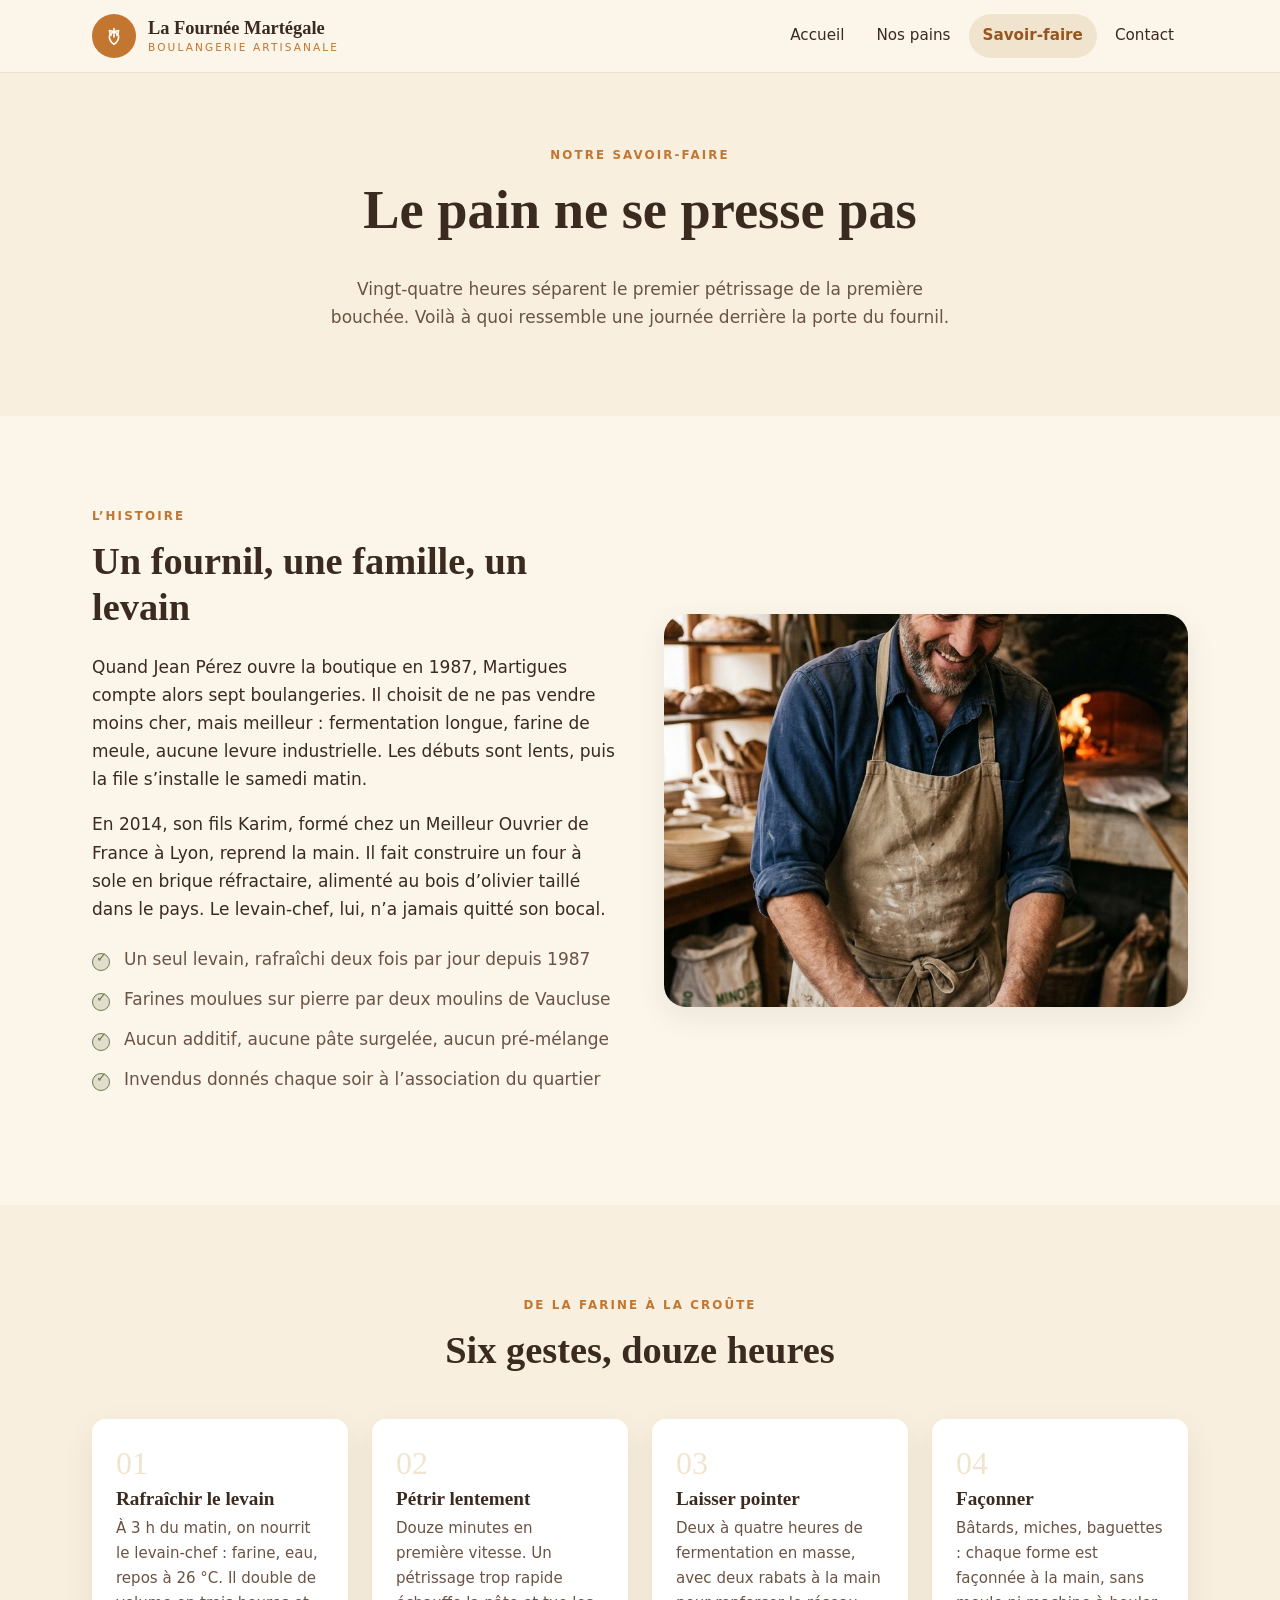
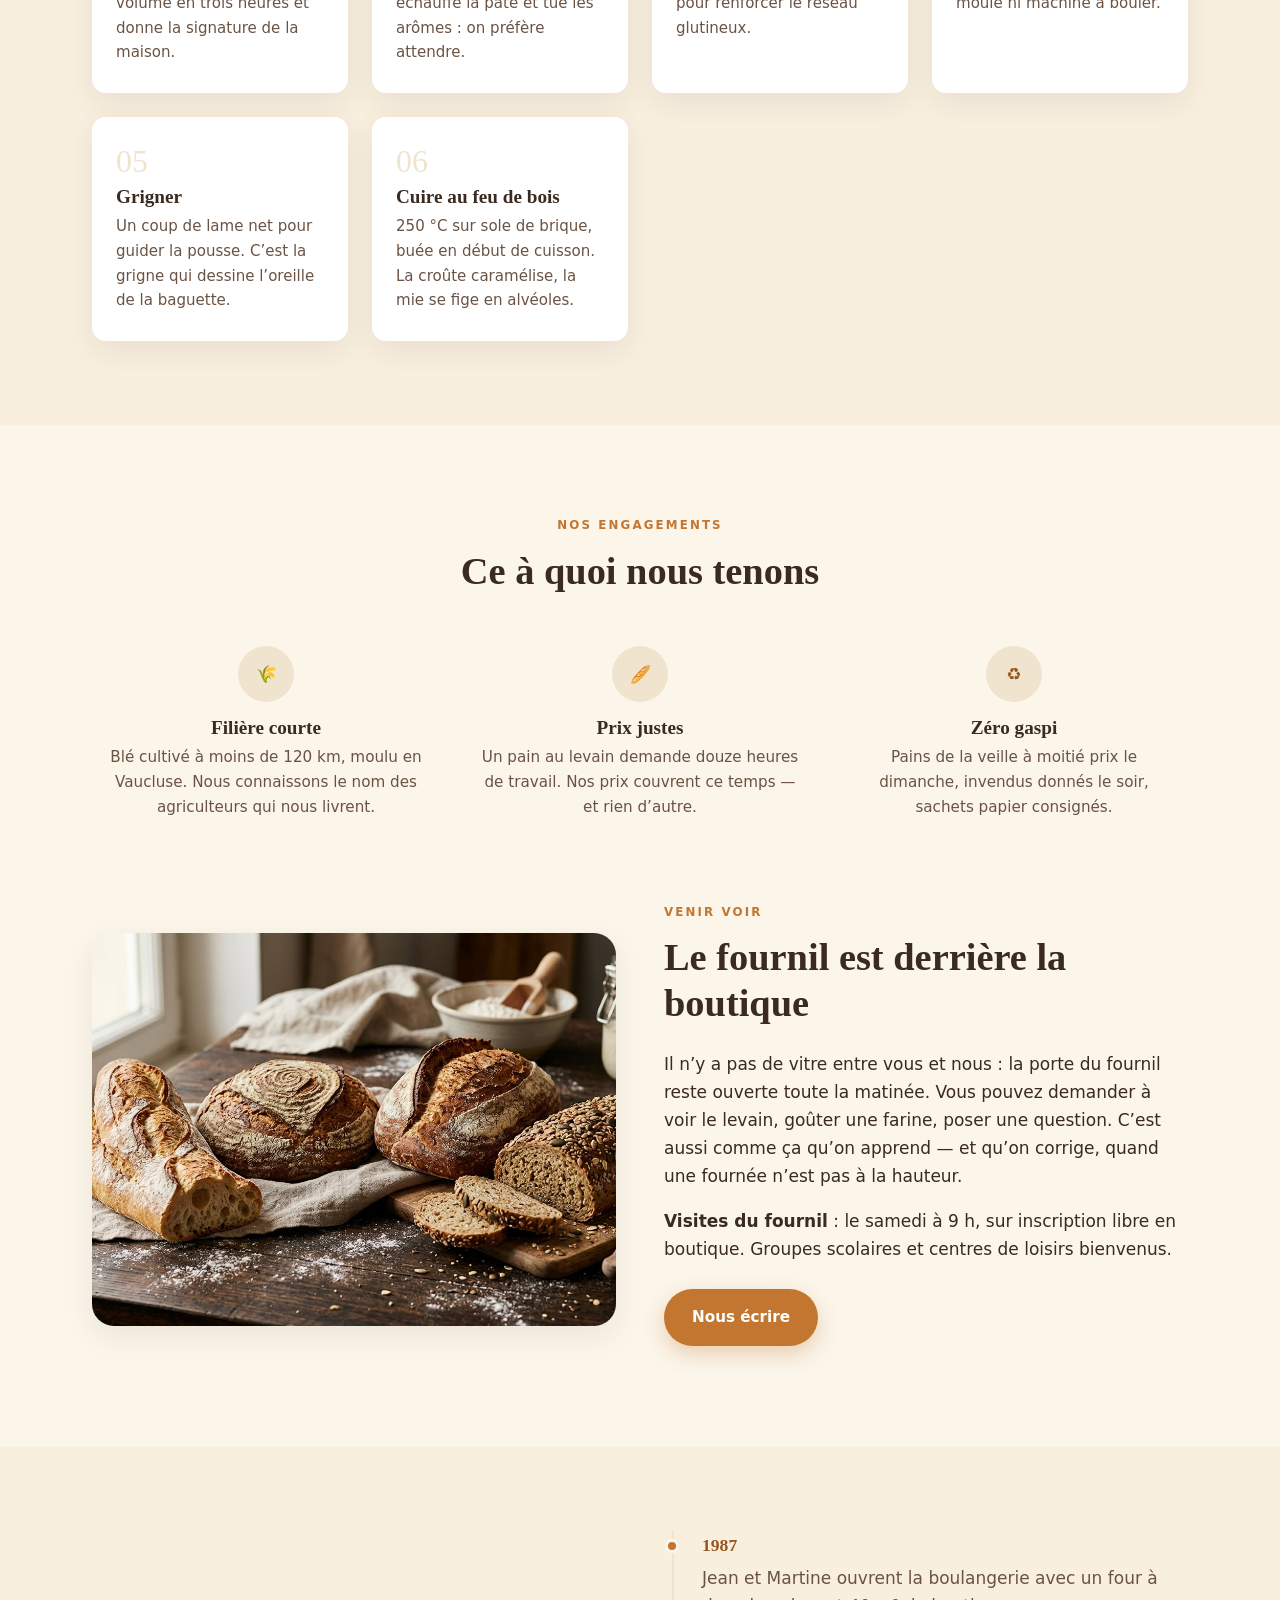
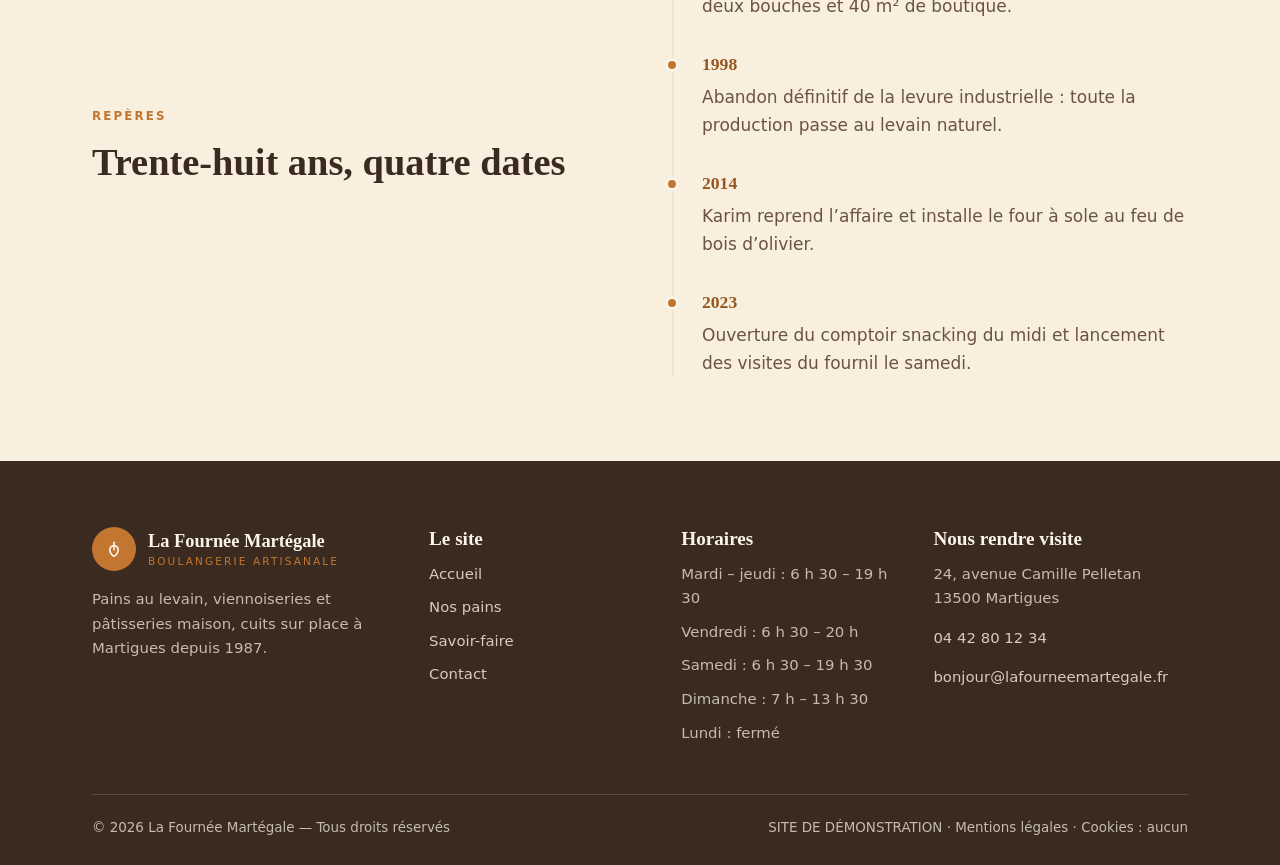
<file: savoir-faire.html>
<!DOCTYPE html>
<html lang="fr">
<head>
<meta charset="utf-8">
<meta name="viewport" content="width=device-width, initial-scale=1">
<title>Notre savoir-faire — La Fournée Martégale, Martigues</title>
<meta name="description" content="Du levain-chef de 1987 au four à bois : comment nous fabriquons nos pains chaque jour à Martigues, et ce que nous défendons.">
<link rel="icon" href="data:image/svg+xml,%3Csvg xmlns='http://www.w3.org/2000/svg' viewBox='0 0 24 24'%3E%3Ctext y='19' font-size='20'%3E%F0%9F%A5%96%3C/text%3E%3C/svg%3E">
<link rel="stylesheet" href="assets/css/style.css">
</head>
<body>
<a class="skip-link" href="#contenu">Aller au contenu</a>

<header class="site-header">
  <div class="site-header__inner">
    <a class="logo" href="index.html">
      <span class="logo__mark" aria-hidden="true">
        <svg width="22" height="22" viewBox="0 0 24 24" fill="none" stroke="currentColor" stroke-width="1.8" stroke-linecap="round" stroke-linejoin="round">
          <path d="M12 21c-3-2-5-5-5-8a5 5 0 0 1 10 0c0 3-2 6-5 8z"/><path d="M12 13V4"/>
          <path d="M12 8c1.6-1.6 3.4-2 5-2 0 1.8-.6 3.6-2 5"/><path d="M12 8c-1.6-1.6-3.4-2-5-2 0 1.8.6 3.6 2 5"/>
        </svg>
      </span>
      <span class="logo__text">
        <span class="logo__name">La Fournée Martégale</span>
        <span class="logo__sub">Boulangerie artisanale</span>
      </span>
    </a>

    <button class="nav-toggle" aria-label="Ouvrir le menu" aria-expanded="false">
      <span></span><span></span><span></span>
    </button>

    <nav class="nav" aria-label="Navigation principale">
      <a href="index.html">Accueil</a>
      <a href="nos-pains.html">Nos pains</a>
      <a href="savoir-faire.html">Savoir-faire</a>
      <a href="contact.html">Contact</a>
    </nav>
  </div>
</header>

<main id="contenu">

  <!-- ============ HERO TEXTE ============ -->
  <section class="section section--tint" style="padding-top:66px">
    <div class="container">
      <div class="section__head" style="margin-bottom:0">
        <span class="eyebrow">Notre savoir-faire</span>
        <h1>Le pain ne se presse pas</h1>
        <p>Vingt-quatre heures séparent le premier pétrissage de la première bouchée. Voilà à quoi ressemble une journée derrière la porte du fournil.</p>
      </div>
    </div>
  </section>

  <!-- ============ RECIT ============ -->
  <section class="section">
    <div class="container">
      <div class="split">
        <div class="reveal">
          <span class="eyebrow">L’histoire</span>
          <h2>Un fournil, une famille, un levain</h2>
          <p>Quand Jean Pérez ouvre la boutique en 1987, Martigues compte alors sept boulangeries. Il choisit de ne pas vendre moins cher, mais meilleur : fermentation longue, farine de meule, aucune levure industrielle. Les débuts sont lents, puis la file s’installe le samedi matin.</p>
          <p>En 2014, son fils Karim, formé chez un Meilleur Ouvrier de France à Lyon, reprend la main. Il fait construire un four à sole en brique réfractaire, alimenté au bois d’olivier taillé dans le pays. Le levain-chef, lui, n’a jamais quitté son bocal.</p>
          <ul class="checklist">
            <li>Un seul levain, rafraîchi deux fois par jour depuis 1987</li>
            <li>Farines moulues sur pierre par deux moulins de Vaucluse</li>
            <li>Aucun additif, aucune pâte surgelée, aucun pré-mélange</li>
            <li>Invendus donnés chaque soir à l’association du quartier</li>
          </ul>
        </div>
        <div class="split__media reveal">
          <img src="assets/img/boulanger.jpg" alt="Le boulanger façonnant la pâte à la main" loading="lazy">
        </div>
      </div>
    </div>
  </section>

  <!-- ============ ETAPES ============ -->
  <section class="section section--tint">
    <div class="container">
      <div class="section__head reveal">
        <span class="eyebrow">De la farine à la croûte</span>
        <h2>Six gestes, douze heures</h2>
      </div>
      <div class="steps">
        <div class="step reveal">
          <div class="step__num">01</div>
          <h3>Rafraîchir le levain</h3>
          <p>À 3 h du matin, on nourrit le levain-chef : farine, eau, repos à 26 °C. Il double de volume en trois heures et donne la signature de la maison.</p>
        </div>
        <div class="step reveal">
          <div class="step__num">02</div>
          <h3>Pétrir lentement</h3>
          <p>Douze minutes en première vitesse. Un pétrissage trop rapide échauffe la pâte et tue les arômes : on préfère attendre.</p>
        </div>
        <div class="step reveal">
          <div class="step__num">03</div>
          <h3>Laisser pointer</h3>
          <p>Deux à quatre heures de fermentation en masse, avec deux rabats à la main pour renforcer le réseau glutineux.</p>
        </div>
        <div class="step reveal">
          <div class="step__num">04</div>
          <h3>Façonner</h3>
          <p>Bâtards, miches, baguettes : chaque forme est façonnée à la main, sans moule ni machine à bouler.</p>
        </div>
        <div class="step reveal">
          <div class="step__num">05</div>
          <h3>Grigner</h3>
          <p>Un coup de lame net pour guider la pousse. C’est la grigne qui dessine l’oreille de la baguette.</p>
        </div>
        <div class="step reveal">
          <div class="step__num">06</div>
          <h3>Cuire au feu de bois</h3>
          <p>250 °C sur sole de brique, buée en début de cuisson. La croûte caramélise, la mie se fige en alvéoles.</p>
        </div>
      </div>
    </div>
  </section>

  <!-- ============ PRODUITS / VALEURS ============ -->
  <section class="section">
    <div class="container">
      <div class="section__head reveal">
        <span class="eyebrow">Nos engagements</span>
        <h2>Ce à quoi nous tenons</h2>
      </div>
      <div class="features">
        <div class="feature reveal">
          <div class="feature__icon" aria-hidden="true">🌾</div>
          <h3>Filière courte</h3>
          <p>Blé cultivé à moins de 120 km, moulu en Vaucluse. Nous connaissons le nom des agriculteurs qui nous livrent.</p>
        </div>
        <div class="feature reveal">
          <div class="feature__icon" aria-hidden="true">🥖</div>
          <h3>Prix justes</h3>
          <p>Un pain au levain demande douze heures de travail. Nos prix couvrent ce temps — et rien d’autre.</p>
        </div>
        <div class="feature reveal">
          <div class="feature__icon" aria-hidden="true">♻️</div>
          <h3>Zéro gaspi</h3>
          <p>Pains de la veille à moitié prix le dimanche, invendus donnés le soir, sachets papier consignés.</p>
        </div>
      </div>

      <div class="split reveal" style="margin-top:70px">
        <div class="split__media">
          <img src="assets/img/pains.jpg" alt="Pains artisanaux refroidissant sur une grille" loading="lazy">
        </div>
        <div>
          <span class="eyebrow">Venir voir</span>
          <h2>Le fournil est derrière la boutique</h2>
          <p>Il n’y a pas de vitre entre vous et nous : la porte du fournil reste ouverte toute la matinée. Vous pouvez demander à voir le levain, goûter une farine, poser une question. C’est aussi comme ça qu’on apprend — et qu’on corrige, quand une fournée n’est pas à la hauteur.</p>
          <p><strong>Visites du fournil</strong> : le samedi à 9 h, sur inscription libre en boutique. Groupes scolaires et centres de loisirs bienvenus.</p>
          <p style="margin-top:26px"><a class="btn btn--primary" href="contact.html">Nous écrire</a></p>
        </div>
      </div>
    </div>
  </section>

  <!-- ============ FRISO ============ -->
  <section class="section section--tint">
    <div class="container">
      <div class="split">
        <div class="reveal">
          <span class="eyebrow">Repères</span>
          <h2>Trente-huit ans, quatre dates</h2>
        </div>
        <div class="timeline reveal">
          <div class="timeline__item">
            <div class="timeline__year">1987</div>
            <p>Jean et Martine ouvrent la boulangerie avec un four à deux bouches et 40 m² de boutique.</p>
          </div>
          <div class="timeline__item">
            <div class="timeline__year">1998</div>
            <p>Abandon définitif de la levure industrielle : toute la production passe au levain naturel.</p>
          </div>
          <div class="timeline__item">
            <div class="timeline__year">2014</div>
            <p>Karim reprend l’affaire et installe le four à sole au feu de bois d’olivier.</p>
          </div>
          <div class="timeline__item">
            <div class="timeline__year">2023</div>
            <p>Ouverture du comptoir snacking du midi et lancement des visites du fournil le samedi.</p>
          </div>
        </div>
      </div>
    </div>
  </section>

</main>

<footer class="site-footer">
  <div class="container">
    <div class="footer-grid">
      <div class="footer-col">
        <a class="logo" href="index.html">
          <span class="logo__mark" aria-hidden="true">
            <svg width="20" height="20" viewBox="0 0 24 24" fill="none" stroke="currentColor" stroke-width="1.8" stroke-linecap="round" stroke-linejoin="round"><path d="M12 21c-3-2-5-5-5-8a5 5 0 0 1 10 0c0 3-2 6-5 8z"/><path d="M12 13V4"/></svg>
          </span>
          <span class="logo__text">
            <span class="logo__name">La Fournée Martégale</span>
            <span class="logo__sub">Boulangerie artisanale</span>
          </span>
        </a>
        <p style="margin-top:16px">Pains au levain, viennoiseries et pâtisseries maison, cuits sur place à Martigues depuis 1987.</p>
      </div>
      <div class="footer-col">
        <h3>Le site</h3>
        <ul>
          <li><a href="index.html">Accueil</a></li>
          <li><a href="nos-pains.html">Nos pains</a></li>
          <li><a href="savoir-faire.html">Savoir-faire</a></li>
          <li><a href="contact.html">Contact</a></li>
        </ul>
      </div>
      <div class="footer-col">
        <h3>Horaires</h3>
        <ul>
          <li>Mardi – jeudi : 6 h 30 – 19 h 30</li>
          <li>Vendredi : 6 h 30 – 20 h</li>
          <li>Samedi : 6 h 30 – 19 h 30</li>
          <li>Dimanche : 7 h – 13 h 30</li>
          <li>Lundi : fermé</li>
        </ul>
      </div>
      <div class="footer-col">
        <h3>Nous rendre visite</h3>
        <p>24, avenue Camille Pelletan<br>13500 Martigues</p>
        <p><a href="tel:+33442801234">04 42 80 12 34</a></p>
        <p><a href="mailto:bonjour@lafourneemartegale.fr">bonjour@lafourneemartegale.fr</a></p>
      </div>
    </div>
    <div class="footer-bottom">
      <span>© <span class="js-year">2026</span> La Fournée Martégale — Tous droits réservés</span>
      <span>SITE DE DÉMONSTRATION · Mentions légales · Cookies : aucun</span>
    </div>
  </div>
</footer>

<script src="assets/js/main.js"></script>
</body>
</html>
</file>
<file: assets/css/style.css>
/* ==========================================================
   La Fournée Martégale — charte graphique
   ========================================================== */

/* ---------- 1. Variables ---------- */
:root {
  --cream:      #FBF5EA;
  --sand:       #F1E4CE;
  --sand-light: #F8EFDF;
  --crust:      #C2762F;
  --crust-dark: #97561F;
  --cocoa:      #3A2A1F;
  --cocoa-soft: #6B5344;
  --olive:      #6E7B4E;
  --white:      #FFFFFF;

  --radius:   14px;
  --radius-lg:22px;
  --shadow:    0 10px 30px rgba(58, 42, 31, .08);
  --shadow-lg: 0 18px 50px rgba(58, 42, 31, .14);
  --maxw:      1140px;

  --font-body: "Segoe UI", system-ui, -apple-system, "Helvetica Neue", Arial, sans-serif;
  --font-title: "Iowan Old Style", "Palatino Linotype", Palatino, "Book Antiqua", Georgia, serif;
}

/* ---------- 2. Reset & base ---------- */
*, *::before, *::after { box-sizing: border-box; }

html { scroll-behavior: smooth; }

body {
  margin: 0;
  background: var(--cream);
  color: var(--cocoa);
  font-family: var(--font-body);
  font-size: 17px;
  line-height: 1.65;
  -webkit-font-smoothing: antialiased;
}

img { max-width: 100%; display: block; }
a { color: var(--crust-dark); text-decoration: none; }
a:hover { text-decoration: underline; }

h1, h2, h3, h4 {
  font-family: var(--font-title);
  font-weight: 600;
  line-height: 1.2;
  margin: 0 0 .6em;
  color: var(--cocoa);
}
h1 { font-size: clamp(2.1rem, 5vw, 3.4rem); }
h2 { font-size: clamp(1.6rem, 3.4vw, 2.4rem); }
h3 { font-size: 1.2rem; }

p { margin: 0 0 1em; }

.container {
  width: 100%;
  max-width: var(--maxw);
  margin: 0 auto;
  padding: 0 22px;
}

.section { padding: 84px 0; }
.section--tint { background: var(--sand-light); }
.section--dark { background: var(--cocoa); color: var(--sand); }
.section--dark h2, .section--dark h3 { color: var(--sand); }

.section__head { max-width: 640px; margin: 0 auto 46px; text-align: center; }
.section__head p { color: var(--cocoa-soft); margin: 0; }
.eyebrow {
  display: inline-block;
  font-size: .74rem;
  letter-spacing: .18em;
  text-transform: uppercase;
  color: var(--crust);
  font-weight: 700;
  margin-bottom: 12px;
}

.skip-link {
  position: absolute; left: -9999px; top: 0;
  background: var(--cocoa); color: var(--sand);
  padding: 10px 16px; z-index: 100;
}
.skip-link:focus { left: 10px; top: 10px; }

/* ---------- 3. Boutons ---------- */
.btn {
  display: inline-block;
  padding: 14px 26px;
  border-radius: 999px;
  font-weight: 600;
  font-size: .95rem;
  border: 2px solid transparent;
  cursor: pointer;
  transition: transform .18s ease, background .18s ease, color .18s ease, box-shadow .18s ease;
}
.btn:hover { text-decoration: none; transform: translateY(-2px); }
.btn--primary { background: var(--crust); color: var(--white); box-shadow: 0 8px 20px rgba(194,118,47,.3); }
.btn--primary:hover { background: var(--crust-dark); }
.btn--ghost { border-color: rgba(255,255,255,.7); color: var(--white); }
.btn--ghost:hover { background: rgba(255,255,255,.14); }
.btn--outline { border-color: var(--cocoa); color: var(--cocoa); }
.btn--outline:hover { background: var(--cocoa); color: var(--cream); }

/* ---------- 4. Header ---------- */
.site-header {
  position: sticky; top: 0; z-index: 50;
  background: rgba(251,245,234,.94);
  backdrop-filter: blur(8px);
  border-bottom: 1px solid rgba(58,42,31,.09);
}
.site-header__inner {
  display: flex; align-items: center; justify-content: space-between;
  gap: 20px; padding: 14px 22px;
  max-width: var(--maxw); margin: 0 auto;
}
.logo { display: flex; align-items: center; gap: 12px; text-decoration: none; }
.logo:hover { text-decoration: none; }
.logo__mark {
  width: 44px; height: 44px; flex: none;
  border-radius: 50%;
  background: var(--crust);
  display: grid; place-items: center;
  color: var(--white);
}
.logo__text { display: flex; flex-direction: column; line-height: 1; }
.logo__name { font-family: var(--font-title); font-size: 1.15rem; font-weight: 600; color: var(--cocoa); }
.logo__sub { font-size: .66rem; letter-spacing: .2em; text-transform: uppercase; color: var(--crust); margin-top: 5px; }

.nav { display: flex; align-items: center; gap: 4px; }
.nav a {
  padding: 9px 14px; border-radius: 999px;
  color: var(--cocoa); font-size: .95rem; font-weight: 500;
  transition: background .18s ease, color .18s ease;
}
.nav a:hover { background: var(--sand); text-decoration: none; }
.nav a.is-active { color: var(--crust-dark); background: var(--sand); font-weight: 700; }

.nav-toggle {
  display: none;
  background: none; border: 1px solid rgba(58,42,31,.2);
  border-radius: 10px; padding: 8px 11px; cursor: pointer;
}
.nav-toggle span { display: block; width: 20px; height: 2px; background: var(--cocoa); margin: 4px 0; border-radius: 2px; }

/* ---------- 5. Hero ---------- */
.hero {
  position: relative;
  min-height: 78vh;
  display: grid; place-items: center;
  color: var(--white);
  text-align: center;
  padding: 100px 22px;
  background: var(--cocoa);
  overflow: hidden;
}
.hero__bg {
  position: absolute; inset: 0;
  background-size: cover; background-position: center;
  filter: saturate(1.05);
}
.hero__bg::after {
  content: ""; position: absolute; inset: 0;
  background: linear-gradient(180deg, rgba(28,18,12,.62), rgba(28,18,12,.5) 55%, rgba(28,18,12,.72));
}
.hero__content { position: relative; z-index: 1; max-width: 800px; }
.hero h1 { color: var(--white); text-shadow: 0 2px 18px rgba(0,0,0,.35); }
.hero p.lead { font-size: clamp(1.02rem, 2vw, 1.25rem); color: rgba(255,255,255,.92); margin-bottom: 30px; }
.hero .eyebrow { color: #F3C98B; }
.hero__actions { display: flex; flex-wrap: wrap; gap: 14px; justify-content: center; }
.hero__badge {
  position: relative; z-index: 1;
  margin-top: 42px;
  display: inline-flex; align-items: center; gap: 10px;
  background: rgba(255,255,255,.14);
  border: 1px solid rgba(255,255,255,.28);
  padding: 9px 18px; border-radius: 999px;
  font-size: .85rem; color: #fff;
}

/* ---------- 6. Bandeau d'arguments ---------- */
.features {
  display: grid; gap: 26px;
  grid-template-columns: repeat(auto-fit, minmax(230px, 1fr));
}
.feature { text-align: center; padding: 6px 10px; }
.feature__icon {
  width: 56px; height: 56px; margin: 0 auto 14px;
  border-radius: 50%; display: grid; place-items: center;
  background: var(--sand); color: var(--crust-dark);
}
.feature h3 { margin-bottom: .3em; }
.feature p { color: var(--cocoa-soft); font-size: .95rem; margin: 0; }

/* ---------- 7. Cartes produits ---------- */
.cards {
  display: grid; gap: 26px;
  grid-template-columns: repeat(auto-fit, minmax(280px, 1fr));
}
.card {
  background: var(--white);
  border-radius: var(--radius-lg);
  overflow: hidden;
  box-shadow: var(--shadow);
  display: flex; flex-direction: column;
  transition: transform .22s ease, box-shadow .22s ease;
}
.card:hover { transform: translateY(-6px); box-shadow: var(--shadow-lg); }
.card__media { aspect-ratio: 4/3; overflow: hidden; background: var(--sand); }
.card__media img { width: 100%; height: 100%; object-fit: cover; transition: transform .5s ease; }
.card:hover .card__media img { transform: scale(1.06); }
.card__body { padding: 24px 24px 26px; }
.card__body h3 { margin-bottom: .35em; }
.card__body p { color: var(--cocoa-soft); font-size: .95rem; margin-bottom: 1em; }
.card__price { font-family: var(--font-title); font-size: 1.15rem; color: var(--crust-dark); font-weight: 600; }

/* ---------- 8. Bloc "split" (image + texte) ---------- */
.split {
  display: grid; gap: 48px;
  grid-template-columns: 1fr 1fr;
  align-items: center;
}
.split__media { border-radius: var(--radius-lg); overflow: hidden; box-shadow: var(--shadow); }
.split__media img { width: 100%; height: 100%; object-fit: cover; aspect-ratio: 4/3; }
.checklist { list-style: none; padding: 0; margin: 22px 0 28px; }
.checklist li { position: relative; padding-left: 32px; margin-bottom: 12px; color: var(--cocoa-soft); }
.checklist li::before {
  content: ""; position: absolute; left: 0; top: 8px;
  width: 18px; height: 18px; border-radius: 50%;
  background: rgba(110,123,78,.18);
  border: 1px solid var(--olive);
}
.checklist li::after {
  content: "✓"; position: absolute; left: 4px; top: 1px;
  color: var(--olive); font-size: .85rem; font-weight: 700;
}

/* ---------- 9. Horaires ---------- */
.hours-grid { display: grid; gap: 40px; grid-template-columns: 1.1fr .9fr; align-items: start; }
.hours { border: 1px solid rgba(58,42,31,.12); border-radius: var(--radius); overflow: hidden; background: var(--white); }
.hours__row { display: flex; justify-content: space-between; gap: 16px; padding: 14px 20px; border-bottom: 1px solid rgba(58,42,31,.08); }
.hours__row:last-child { border-bottom: 0; }
.hours__row span:first-child { font-weight: 600; }
.hours__row span:last-child { color: var(--cocoa-soft); }
.hours__row.is-today { background: var(--sand-light); }
.hours__row.is-today span:last-child { color: var(--crust-dark); font-weight: 700; }
.hours__row.is-closed span:last-child { color: #A9483A; }

.info-card {
  background: var(--white); border-radius: var(--radius);
  padding: 28px; box-shadow: var(--shadow);
}
.info-card h3 { margin-bottom: .6em; }
.info-card p { color: var(--cocoa-soft); margin-bottom: .5em; }
.info-card a { font-weight: 600; }

/* ---------- 10. Témoignages ---------- */
.quotes { display: grid; gap: 24px; grid-template-columns: repeat(auto-fit, minmax(280px, 1fr)); }
.quote {
  background: var(--white); border-radius: var(--radius);
  padding: 28px; box-shadow: var(--shadow);
  display: flex; flex-direction: column; gap: 14px;
}
.quote__stars { color: var(--crust); letter-spacing: 3px; font-size: .9rem; }
.quote blockquote { margin: 0; font-family: var(--font-title); font-size: 1.05rem; line-height: 1.5; }
.quote figcaption { font-size: .85rem; color: var(--cocoa-soft); }

/* ---------- 11. CTA ---------- */
.cta-band { text-align: center; }
.cta-band p { color: rgba(251,245,234,.82); max-width: 560px; margin: 0 auto 26px; }

/* ---------- 12. Tableau de la carte ---------- */
.menu-group { margin-bottom: 60px; }
.menu-group__head {
  display: flex; align-items: baseline; justify-content: space-between;
  gap: 18px; border-bottom: 2px solid var(--sand);
  padding-bottom: 12px; margin-bottom: 26px;
}
.menu-group__head h2 { margin: 0; }
.menu-group__head span { color: var(--cocoa-soft); font-size: .9rem; }
.menu-list { display: grid; gap: 12px; grid-template-columns: repeat(auto-fit, minmax(340px, 1fr)); }
.menu-item {
  display: flex; gap: 18px; align-items: flex-start;
  background: var(--white); border-radius: var(--radius);
  padding: 18px 20px; box-shadow: var(--shadow);
}
.menu-item__body { flex: 1; }
.menu-item__title { display: flex; align-items: baseline; gap: 10px; }
.menu-item__title h3 { margin: 0; font-size: 1.08rem; }
.tag {
  font-size: .66rem; letter-spacing: .1em; text-transform: uppercase;
  background: rgba(110,123,78,.16); color: var(--olive);
  padding: 3px 8px; border-radius: 999px; font-weight: 700;
  white-space: nowrap;
}
.menu-item p { margin: 4px 0 0; font-size: .92rem; color: var(--cocoa-soft); }
.menu-item__price { font-family: var(--font-title); font-size: 1.1rem; color: var(--crust-dark); font-weight: 600; white-space: nowrap; }

/* ---------- 13. Étapes (savoir-faire) ---------- */
.steps { display: grid; gap: 24px; grid-template-columns: repeat(auto-fit, minmax(230px, 1fr)); counter-reset: step; }
.step {
  background: var(--white); border-radius: var(--radius);
  padding: 28px 24px; box-shadow: var(--shadow);
  position: relative;
}
.step__num {
  font-family: var(--font-title); font-size: 2rem; color: var(--sand);
  line-height: 1; margin-bottom: 8px;
}
.step h3 { margin-bottom: .3em; }
.step p { color: var(--cocoa-soft); font-size: .94rem; margin: 0; }

.timeline { border-left: 2px solid var(--sand); padding-left: 28px; margin-left: 8px; }
.timeline__item { position: relative; padding-bottom: 30px; }
.timeline__item:last-child { padding-bottom: 0; }
.timeline__item::before {
  content: ""; position: absolute; left: -37px; top: 8px;
  width: 14px; height: 14px; border-radius: 50%;
  background: var(--crust); border: 3px solid var(--cream);
}
.timeline__year { font-family: var(--font-title); font-size: 1.1rem; color: var(--crust-dark); font-weight: 600; }
.timeline__item p { margin: 4px 0 0; color: var(--cocoa-soft); }

/* ---------- 14. Formulaire ---------- */
.form { display: grid; gap: 18px; }
.form__row { display: grid; gap: 18px; grid-template-columns: 1fr 1fr; }
.field { display: flex; flex-direction: column; gap: 7px; }
.field label { font-size: .88rem; font-weight: 600; }
.field input, .field select, .field textarea {
  font: inherit; font-size: .96rem;
  padding: 12px 14px;
  border: 1px solid rgba(58,42,31,.22);
  border-radius: 10px;
  background: var(--white);
  color: var(--cocoa);
}
.field input:focus, .field select:focus, .field textarea:focus {
  outline: 2px solid var(--crust); outline-offset: 1px; border-color: var(--crust);
}
.field textarea { min-height: 130px; resize: vertical; }
.form__note { font-size: .84rem; color: var(--cocoa-soft); }
.form__success {
  display: none;
  background: rgba(110,123,78,.14); border: 1px solid rgba(110,123,78,.4);
  color: #4C5933; padding: 14px 18px; border-radius: 10px; font-size: .93rem;
}
.form__success.is-visible { display: block; }

.map {
  border-radius: var(--radius); overflow: hidden;
  border: 1px solid rgba(58,42,31,.12);
  background: var(--sand-light);
  aspect-ratio: 16/10;
  display: grid; place-items: center;
  text-align: center; padding: 20px;
}

/* ---------- 15. Footer ---------- */
.site-footer { background: var(--cocoa); color: rgba(251,245,234,.72); padding: 66px 0 26px; }
.site-footer h3, .site-footer .logo__name { color: var(--cream); }
.footer-grid {
  display: grid; gap: 40px;
  grid-template-columns: 1.4fr 1fr 1fr 1.2fr;
  margin-bottom: 40px;
}
.footer-col p { font-size: .93rem; }
.footer-col ul { list-style: none; padding: 0; margin: 0; }
.footer-col li { margin-bottom: 9px; font-size: .93rem; }
.footer-col a { color: rgba(251,245,234,.8); }
.footer-col a:hover { color: var(--white); }
.footer-bottom {
  border-top: 1px solid rgba(251,245,234,.16);
  padding-top: 22px; display: flex; flex-wrap: wrap; gap: 12px;
  justify-content: space-between; font-size: .84rem;
}

/* ---------- 16. Animations au scroll ---------- */
.reveal { opacity: 0; transform: translateY(22px); transition: opacity .7s ease, transform .7s ease; }
.reveal.is-visible { opacity: 1; transform: none; }
@media (prefers-reduced-motion: reduce) {
  html { scroll-behavior: auto; }
  .reveal { opacity: 1; transform: none; transition: none; }
  .card:hover, .btn:hover { transform: none; }
}

/* ---------- 17. Responsive ---------- */
@media (max-width: 900px) {
  .split, .hours-grid { grid-template-columns: 1fr; }
  .footer-grid { grid-template-columns: 1fr 1fr; }
}
@media (max-width: 760px) {
  .section { padding: 62px 0; }
  .nav {
    position: absolute; top: 100%; left: 0; right: 0;
    flex-direction: column; align-items: stretch;
    background: var(--cream);
    border-bottom: 1px solid rgba(58,42,31,.1);
    padding: 10px 18px 18px;
    display: none;
    box-shadow: var(--shadow);
  }
  .nav.is-open { display: flex; }
  .nav a { padding: 12px 10px; border-radius: 8px; }
  .nav-toggle { display: block; }
  .site-header__inner { position: relative; }
  .form__row { grid-template-columns: 1fr; }
  .footer-grid { grid-template-columns: 1fr; gap: 30px; }
  .hero { min-height: 66vh; padding: 80px 22px; }
}
</file>
